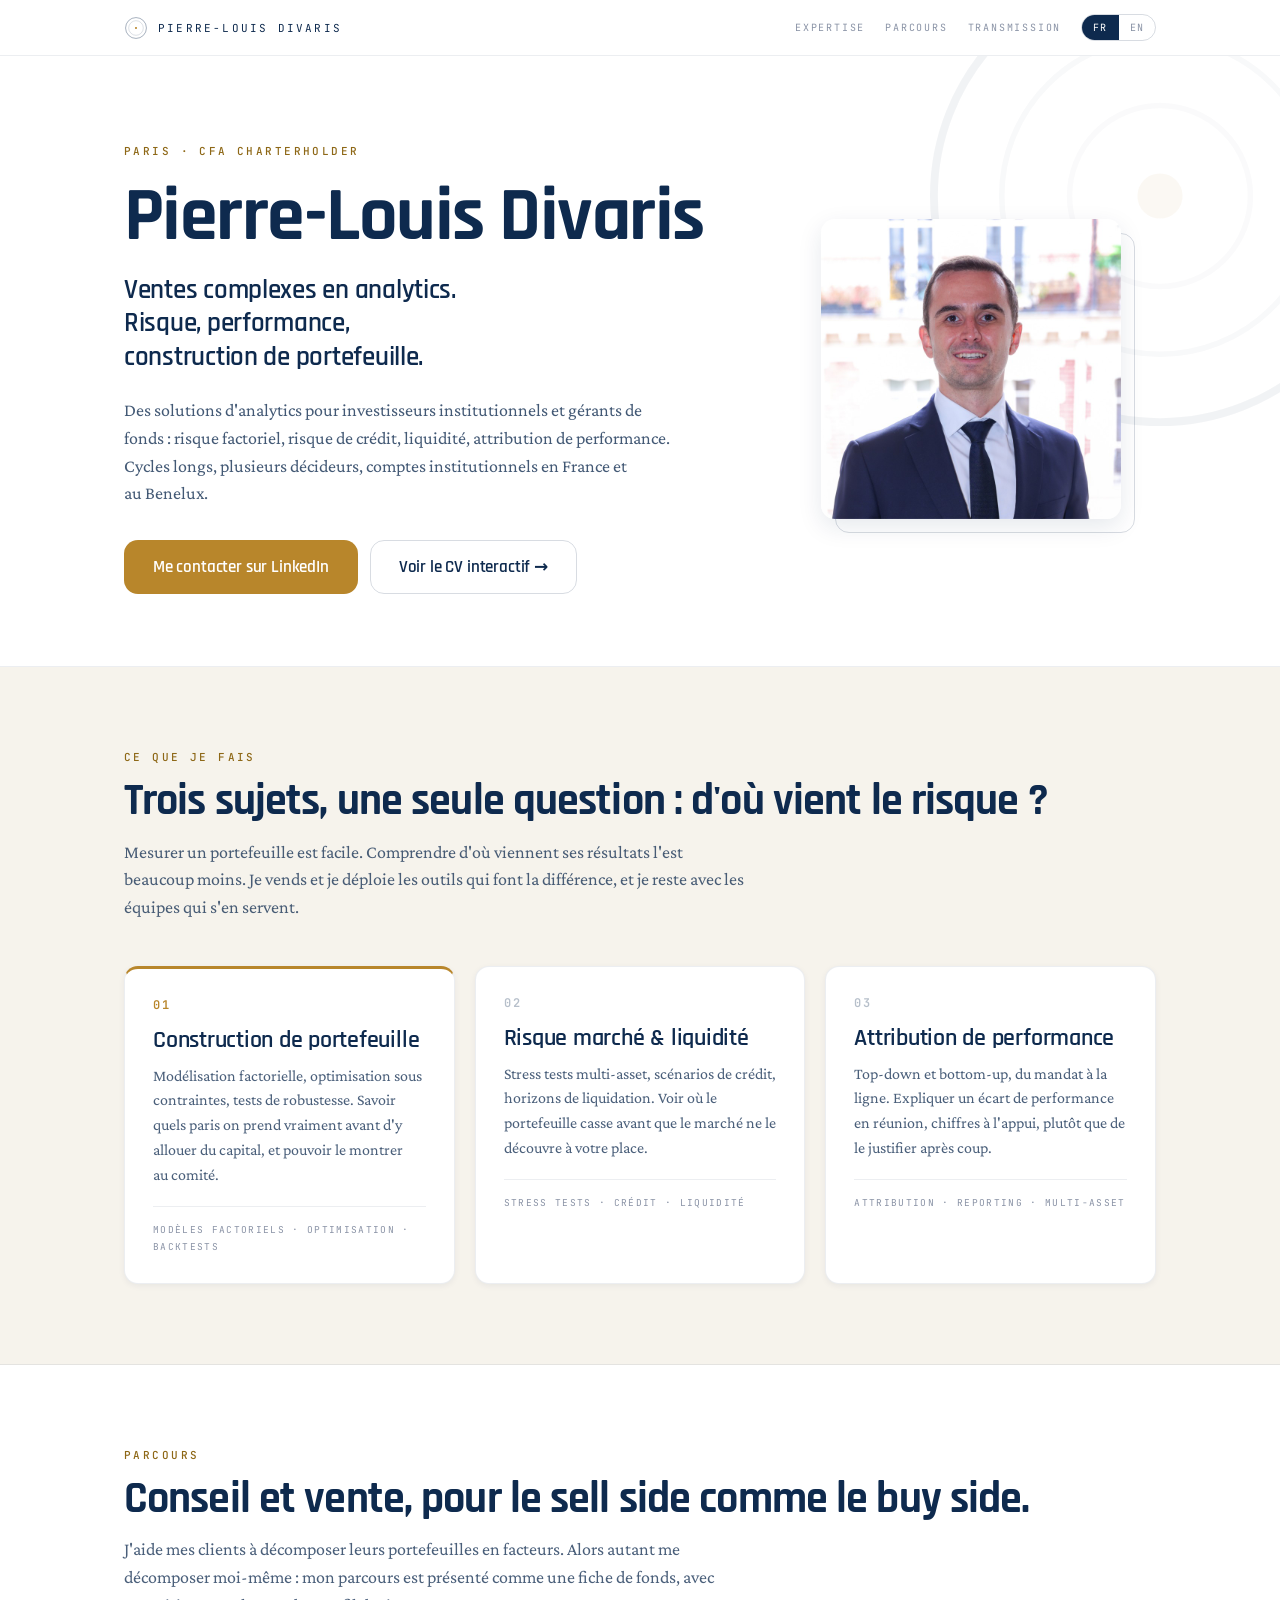
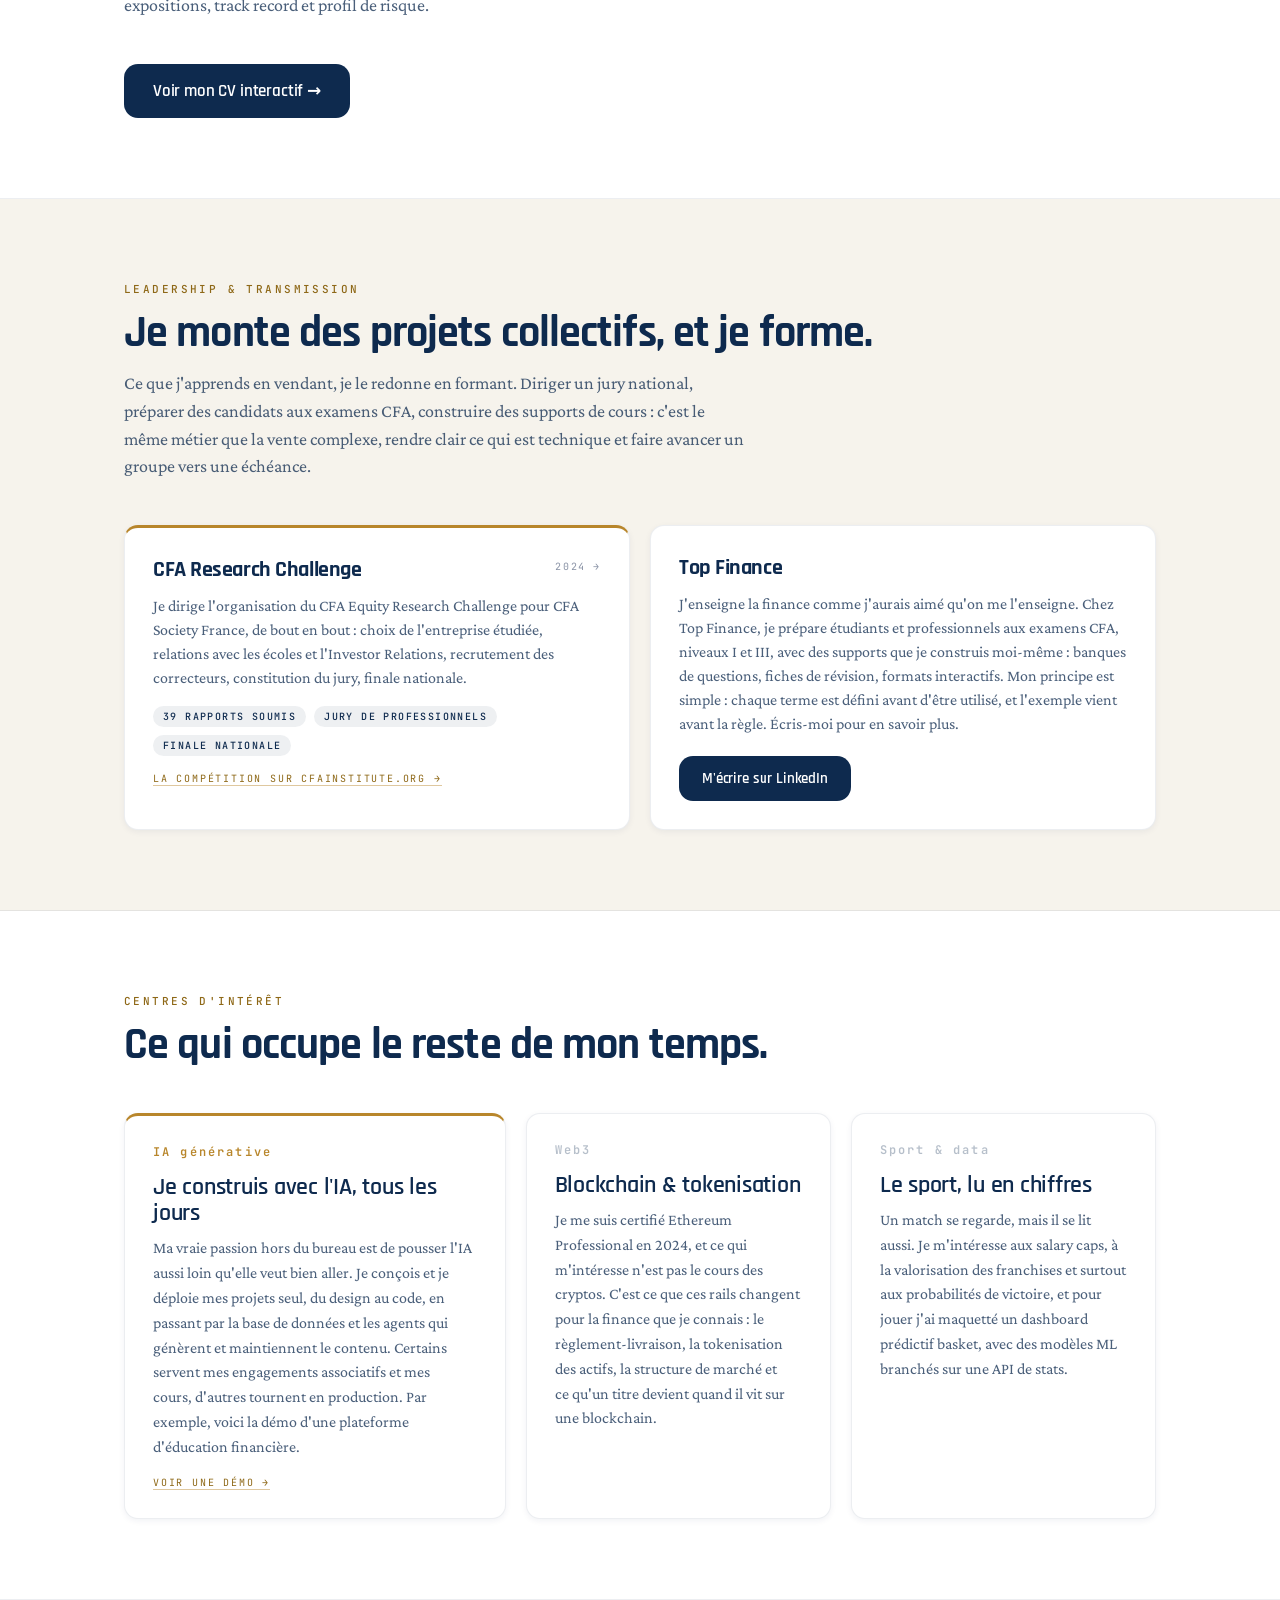
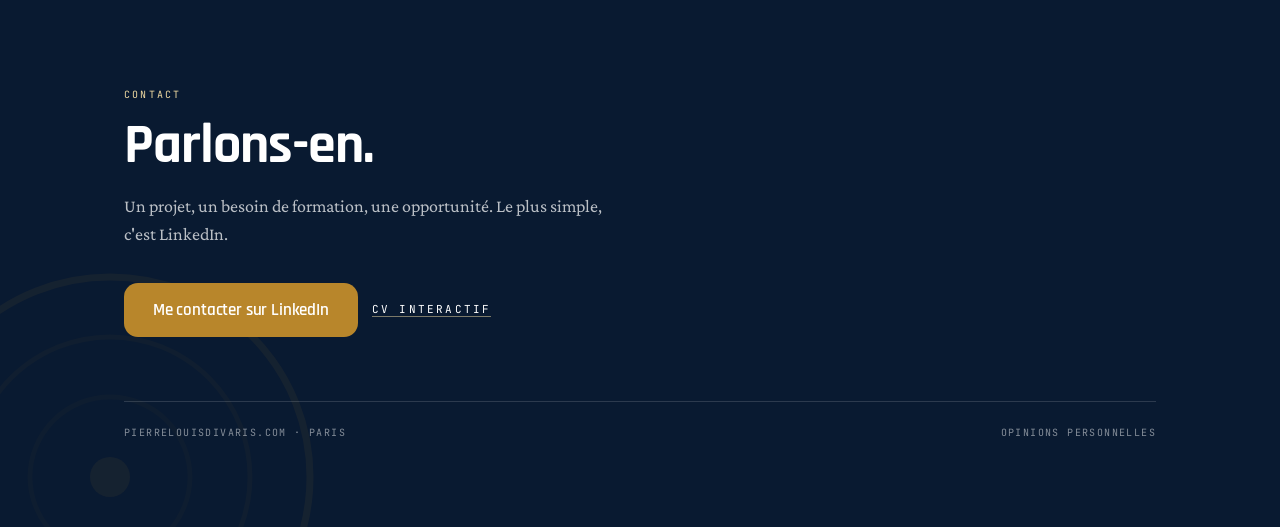
<file: index.html>
<!DOCTYPE html>
<html lang="fr">
<head>
<meta charset="utf-8">
<meta name="viewport" content="width=device-width, initial-scale=1">
<title>Pierre-Louis Divaris, CFA · Ventes complexes en analytics</title>
<meta name="description" content="Vente complexe de solutions d'analytics pour investisseurs institutionnels et gérants de fonds. Risque factoriel, crédit, liquidité, attribution de performance. CFA charterholder, Paris.">
<link rel="canonical" href="https://pierrelouisdivaris.com/">
<meta name="theme-color" content="#0E2A4E">

<meta property="og:type" content="profile">
<meta property="og:site_name" content="pierrelouisdivaris.com">
<meta property="og:title" content="Pierre-Louis Divaris, CFA · Ventes complexes en analytics">
<meta property="og:description" content="Vente complexe de solutions d'analytics pour investisseurs institutionnels et gérants de fonds. Risque factoriel, crédit, liquidité, attribution de performance.">
<meta property="og:url" content="https://pierrelouisdivaris.com/">
<meta property="og:image" content="https://pierrelouisdivaris.com/assets/img/pierre-louis-divaris.jpg">
<meta name="twitter:card" content="summary">

<link rel="icon" href="assets/img/favicon.svg" type="image/svg+xml">
<link rel="apple-touch-icon" href="assets/img/favicon.svg">

<link rel="preconnect" href="https://fonts.googleapis.com">
<link rel="preconnect" href="https://fonts.gstatic.com" crossorigin>
<link rel="stylesheet" href="https://fonts.googleapis.com/css2?family=Rajdhani:wght@400;500;600;700&amp;family=Crimson+Pro:ital,wght@0,400;0,500;0,600;0,700;1,400&amp;family=JetBrains+Mono:wght@400;500;600&amp;display=swap">
<link rel="stylesheet" href="assets/css/tokens.css">
<link rel="stylesheet" href="assets/css/site.css">
</head>
<body>

<a class="skip" href="#main" data-en="Skip to content">Aller au contenu</a>

<header class="site-header">
  <div class="wrap">
    <a class="brand plain" href="#top">
      <!-- Monogramme : anneaux concentriques, point doré. -->
      <svg class="pl-reticle" width="24" height="24" viewBox="0 0 92 92" fill="none" role="img" aria-label="Pierre-Louis Divaris">
        <circle cx="46" cy="46" r="40" stroke="currentColor" stroke-width="1.4" fill="none"/>
        <circle cx="46" cy="46" r="28" stroke="currentColor" stroke-width="0.98" fill="none" opacity="0.55"/>
        <circle cx="46" cy="46" r="4" fill="var(--pl-gold)"/>
      </svg>
      <span>Pierre-Louis Divaris</span>
    </a>
    <div class="header-right">
      <nav class="site-nav" aria-label="Sections">
        <a href="#expertise" data-en="Expertise">Expertise</a>
        <a href="#parcours" data-en="Track record">Parcours</a>
        <a href="#transmission" data-en="Teaching">Transmission</a>
      </nav>
      <div class="lang-switch" role="group" aria-label="Langue / Language">
        <button type="button" data-lang="fr" aria-pressed="true">FR</button>
        <button type="button" data-lang="en" aria-pressed="false">EN</button>
      </div>
    </div>
  </div>
</header>

<main id="main">

<section class="hero" id="top">
  <div class="hero-reticle" aria-hidden="true">
    <!-- Ambient reticle at 5%: structural watermark, 3 rings. -->
    <svg class="pl-reticle pl-reticle--ambient" width="520" height="520" viewBox="0 0 92 92" fill="none">
      <circle cx="46" cy="46" r="40" stroke="currentColor" stroke-width="1.4" fill="none"/>
      <circle cx="46" cy="46" r="28" stroke="currentColor" stroke-width="0.98" fill="none" opacity="0.55"/>
      <circle cx="46" cy="46" r="16" stroke="currentColor" stroke-width="0.98" fill="none" opacity="0.4"/>
      <circle cx="46" cy="46" r="4" fill="var(--pl-gold)"/>
    </svg>
  </div>

  <div class="wrap hero-grid" data-split>
    <div>
      <div class="hero-eyebrow">
        <span class="pl-eyebrow">Paris · CFA charterholder</span>
      </div>
      <h1>Pierre-Louis Divaris</h1>
      <p class="hero-line" data-en="Complex sales in analytics. Risk, performance, portfolio construction.">Ventes complexes en analytics. Risque, performance, construction de portefeuille.</p>
      <p class="hero-body" data-en="Analytics solutions for institutional investors and asset managers: factor risk, credit risk, liquidity, performance attribution. Long cycles, several decision-makers, institutional accounts across France and the Benelux.">Des solutions d'analytics pour investisseurs institutionnels et gérants de fonds : risque factoriel, risque de crédit, liquidité, attribution de performance. Cycles longs, plusieurs décideurs, comptes institutionnels en France et au Benelux.</p>
      <div class="hero-actions">
        <a class="plain" href="https://www.linkedin.com/in/pierrelouisdivaris/" target="_blank" rel="noopener">
          <span class="pl-btn pl-btn--primary pl-btn--lg pl-btn--linkedin" data-en="Get in touch on LinkedIn">Me contacter sur LinkedIn</span>
        </a>
        <a class="plain" href="fiche.html">
          <span class="pl-btn pl-btn--ghost pl-btn--lg" data-en="View my interactive CV →">Voir le CV interactif →</span>
        </a>
      </div>
    </div>

    <div class="portrait">
      <div class="portrait-inner">
        <img src="assets/img/pierre-louis-divaris.jpg" width="800" height="800" alt="Pierre-Louis Divaris" fetchpriority="high">
      </div>
    </div>
  </div>

</section>


<section class="section section--paper" id="expertise">
  <div class="wrap">
    <span class="pl-eyebrow" data-en="What I do">Ce que je fais</span>
    <h2 data-en="Three subjects, one question: where does the risk come from?">Trois sujets, une seule question&nbsp;: d'où vient le&nbsp;risque&nbsp;?</h2>
    <p class="section-intro" data-en="Measuring a portfolio is easy. Understanding where its results come from is not. I sell and deploy the tools that close that gap, and I stay with the teams that use them.">Mesurer un portefeuille est facile. Comprendre d'où viennent ses résultats l'est beaucoup moins. Je vends et je déploie les outils qui font la différence, et je reste avec les équipes qui s'en servent.</p>

    <div class="grid-3" data-cols>
      <article class="pl-card pl-card--accent">
        <div class="card-index card-index--gold">01</div>
        <h3 class="card-title" data-en="Portfolio construction">Construction de portefeuille</h3>
        <p class="card-text" data-en="Factor modelling, optimisation under constraints, robustness testing. Knowing which bets you are actually taking before allocating capital to them, and being able to show it to the committee.">Modélisation factorielle, optimisation sous contraintes, tests de robustesse. Savoir quels paris on prend vraiment avant d'y allouer du capital, et pouvoir le montrer au comité.</p>
        <p class="card-tags" data-en="Factor models · Optimisation · Backtests">Modèles factoriels · Optimisation · Backtests</p>
      </article>
      <article class="pl-card">
        <div class="card-index">02</div>
        <h3 class="card-title" data-en="Market &amp; liquidity risk">Risque marché &amp; liquidité</h3>
        <p class="card-text" data-en="Multi-asset stress tests, credit scenarios, liquidation horizons. Seeing where a portfolio breaks before the market finds out for you.">Stress tests multi-asset, scénarios de crédit, horizons de liquidation. Voir où le portefeuille casse avant que le marché ne le découvre à votre place.</p>
        <p class="card-tags" data-en="Stress tests · Credit · Liquidity">Stress tests · Crédit · Liquidité</p>
      </article>
      <article class="pl-card">
        <div class="card-index">03</div>
        <h3 class="card-title" data-en="Performance attribution">Attribution de performance</h3>
        <p class="card-text" data-en="Top-down and bottom-up, from the mandate down to the line. Explaining a performance gap in the meeting, with the numbers, instead of justifying it afterwards.">Top-down et bottom-up, du mandat à la ligne. Expliquer un écart de performance en réunion, chiffres à l'appui, plutôt que de le justifier après coup.</p>
        <p class="card-tags" data-en="Attribution · Reporting · Multi-asset">Attribution · Reporting · Multi-asset</p>
      </article>
    </div>
  </div>
</section>


<section class="section" id="parcours">
  <div class="wrap">
    <span class="pl-eyebrow" data-en="Track record">Parcours</span>
    <h2 data-en="Consulting and sales, for the sell side and the buy side.">Conseil et vente, pour le sell side comme le buy side.</h2>
    <p class="section-intro" data-en="I help my clients break portfolios down into factors. So I did the same to myself: my track record reads like a fund factsheet, with exposures, NAV since 2017 and manager's commentary.">J'aide mes clients à décomposer leurs portefeuilles en facteurs. Alors autant me décomposer moi-même&nbsp;: mon parcours est présenté comme une fiche de fonds, avec expositions, track record et profil de risque.</p>

    <div class="section-cta">
      <a class="plain" href="fiche.html">
        <span class="pl-btn pl-btn--secondary pl-btn--lg" data-en="See my interactive CV →">Voir mon CV interactif →</span>
      </a>
    </div>
  </div>
</section>


<section class="section section--paper" id="transmission">
  <div class="wrap">
    <span class="pl-eyebrow" data-en="Leadership &amp; teaching">Leadership &amp; transmission</span>
    <h2 data-en="I run collective projects, and I teach.">Je monte des projets collectifs, et je forme.</h2>
    <p class="section-intro" data-en="What I learn selling, I give back teaching. Running a national jury, preparing candidates for the CFA exams, building course materials: it's the same craft as complex sales, making technical things clear and moving a group toward a deadline.">Ce que j'apprends en vendant, je le redonne en formant. Diriger un jury national, préparer des candidats aux examens CFA, construire des supports de cours&nbsp;: c'est le même métier que la vente complexe, rendre clair ce qui est technique et faire avancer un groupe vers une échéance.</p>

    <div class="grid-2" data-cols>
      <article class="pl-card pl-card--accent">
        <div class="card-head">
          <h3>CFA Research Challenge</h3>
          <span class="pl-label">2024 →</span>
        </div>
        <p class="card-body" data-en="I lead the CFA Equity Research Challenge for CFA Society France, end to end: selecting the company studied, working with schools and investor relations, recruiting graders, assembling the jury, running the national final.">Je dirige l'organisation du CFA Equity Research Challenge pour CFA Society France, de bout en bout : choix de l'entreprise étudiée, relations avec les écoles et l'Investor Relations, recrutement des correcteurs, constitution du jury, finale nationale.</p>
        <div class="badge-row">
          <span class="pl-badge" data-en="39 reports submitted">39 rapports soumis</span>
          <span class="pl-badge" data-en="Professional jury">Jury de professionnels</span>
          <span class="pl-badge" data-en="National final">Finale nationale</span>
        </div>
        <a class="card-link" href="https://www.cfainstitute.org/insights/events/research-challenge" target="_blank" rel="noopener" data-en="The competition on cfainstitute.org →">La compétition sur cfainstitute.org →</a>
      </article>

      <article class="pl-card">
        <div class="card-head">
          <h3>Top Finance</h3>
        </div>
        <p class="card-body card-body--cta" data-en="I teach finance the way I wish it had been taught to me. At Top Finance I prepare students and professionals for the CFA exams, Levels I and III, with materials I build myself: question banks, revision sheets, interactive formats. My principle is simple: every term gets defined before it gets used, and the example comes before the rule. Get in touch to find out more.">J'enseigne la finance comme j'aurais aimé qu'on me l'enseigne. Chez Top Finance, je prépare étudiants et professionnels aux examens CFA, niveaux I et III, avec des supports que je construis moi-même&nbsp;: banques de questions, fiches de révision, formats interactifs. Mon principe est simple&nbsp;: chaque terme est défini avant d'être utilisé, et l'exemple vient avant la règle. Écris-moi pour en savoir plus.</p>
        <a class="plain" href="https://www.linkedin.com/in/pierrelouisdivaris/" target="_blank" rel="noopener">
          <span class="pl-btn pl-btn--secondary pl-btn--linkedin" data-en="Message me on LinkedIn">M'écrire sur LinkedIn</span>
        </a>
      </article>

    </div>
  </div>
</section>


<section class="section" id="interets">
  <div class="wrap">
    <span class="pl-eyebrow" data-en="Interests">Centres d'intérêt</span>
    <h2 data-en="What fills the rest of my time." style="margin-bottom: 44px">Ce qui occupe le reste de mon temps.</h2>

    <div class="grid-interests" data-cols>
      <article class="pl-card pl-card--accent">
        <div class="card-index card-index--gold" data-en="Generative AI">IA générative</div>
        <h3 class="card-title" data-en="I build with AI, daily">Je construis avec l'IA, tous les jours</h3>
        <p class="card-text" data-en="My real passion outside the office is pushing AI as far as it will go. I design and ship my projects on my own, from design to code, through the database and the agents that generate and maintain the content. Some support my teaching and volunteer work, others run in production. For example, here is a demo of a financial-education platform.">Ma vraie passion hors du bureau est de pousser l'IA aussi loin qu'elle veut bien aller. Je conçois et je déploie mes projets seul, du design au code, en passant par la base de données et les agents qui génèrent et maintiennent le contenu. Certains servent mes engagements associatifs et mes cours, d'autres tournent en production. Par exemple, voici la démo d'une plateforme d'éducation financière.</p>
        <a class="card-link" href="demo.html" data-en="See a demo →">Voir une démo →</a>
      </article>
      <article class="pl-card">
        <div class="card-index">Web3</div>
        <h3 class="card-title" data-en="Blockchain &amp; tokenisation">Blockchain &amp; tokenisation</h3>
        <p class="card-text" data-en="I earned the Certified Ethereum Professional credential in 2024, and what interests me isn't crypto prices. It's what these rails change for the finance I know: settlement, asset tokenisation, market structure and what a security becomes when it lives on a blockchain.">Je me suis certifié Ethereum Professional en 2024, et ce qui m'intéresse n'est pas le cours des cryptos. C'est ce que ces rails changent pour la finance que je connais&nbsp;: le règlement-livraison, la tokenisation des actifs, la structure de marché et ce qu'un titre devient quand il vit sur une blockchain.</p>
      </article>
      <article class="pl-card">
        <div class="card-index" data-en="Sport &amp; data">Sport &amp; data</div>
        <h3 class="card-title" data-en="The game, read in numbers">Le sport, lu en chiffres</h3>
        <p class="card-text" data-en="A game is something you watch, but also something you read. I follow salary caps, franchise valuations and above all win probabilities, and just for fun I prototyped a basketball prediction dashboard, with ML models plugged into a stats API.">Un match se regarde, mais il se lit aussi. Je m'intéresse aux salary caps, à la valorisation des franchises et surtout aux probabilités de victoire, et pour jouer j'ai maquetté un dashboard prédictif basket, avec des modèles ML branchés sur une API de stats.</p>
      </article>
    </div>
  </div>
</section>


<section class="contact pl-ceremonial" id="contact">
  <div class="contact-reticle" aria-hidden="true">
    <!-- Locked reticle: gold rings, the closing beat. -->
    <svg class="pl-reticle" width="460" height="460" viewBox="0 0 92 92" fill="none">
      <circle cx="46" cy="46" r="40" stroke="var(--pl-gold)" stroke-width="1.4" fill="none"/>
      <circle cx="46" cy="46" r="28" stroke="var(--pl-gold)" stroke-width="0.98" fill="none" opacity="0.55"/>
      <circle cx="46" cy="46" r="16" stroke="var(--pl-gold)" stroke-width="0.98" fill="none" opacity="0.4"/>
      <circle cx="46" cy="46" r="4" fill="var(--pl-gold)"/>
    </svg>
  </div>

  <div class="wrap">
    <div class="pl-label contact-eyebrow">Contact</div>
    <h2 data-en="Let's talk.">Parlons-en.</h2>
    <p data-en="A project, a training need, an opportunity. LinkedIn is the simplest way to reach me.">Un projet, un besoin de formation, une opportunité. Le plus simple, c'est LinkedIn.</p>

    <div class="contact-actions">
      <a class="plain" href="https://www.linkedin.com/in/pierrelouisdivaris/" target="_blank" rel="noopener">
        <span class="pl-btn pl-btn--primary pl-btn--lg pl-btn--linkedin" data-en="Get in touch on LinkedIn">Me contacter sur LinkedIn</span>
      </a>
      <a class="link-mono" href="fiche.html" data-en="Interactive CV">CV interactif</a>
    </div>

    <footer class="site-footer">
      <span>pierrelouisdivaris.com · Paris</span>
      <span data-en="Personal views only">Opinions personnelles</span>
    </footer>
  </div>
</section>

</main>

<script src="assets/js/site.js"></script>
</body>
</html>
</file>
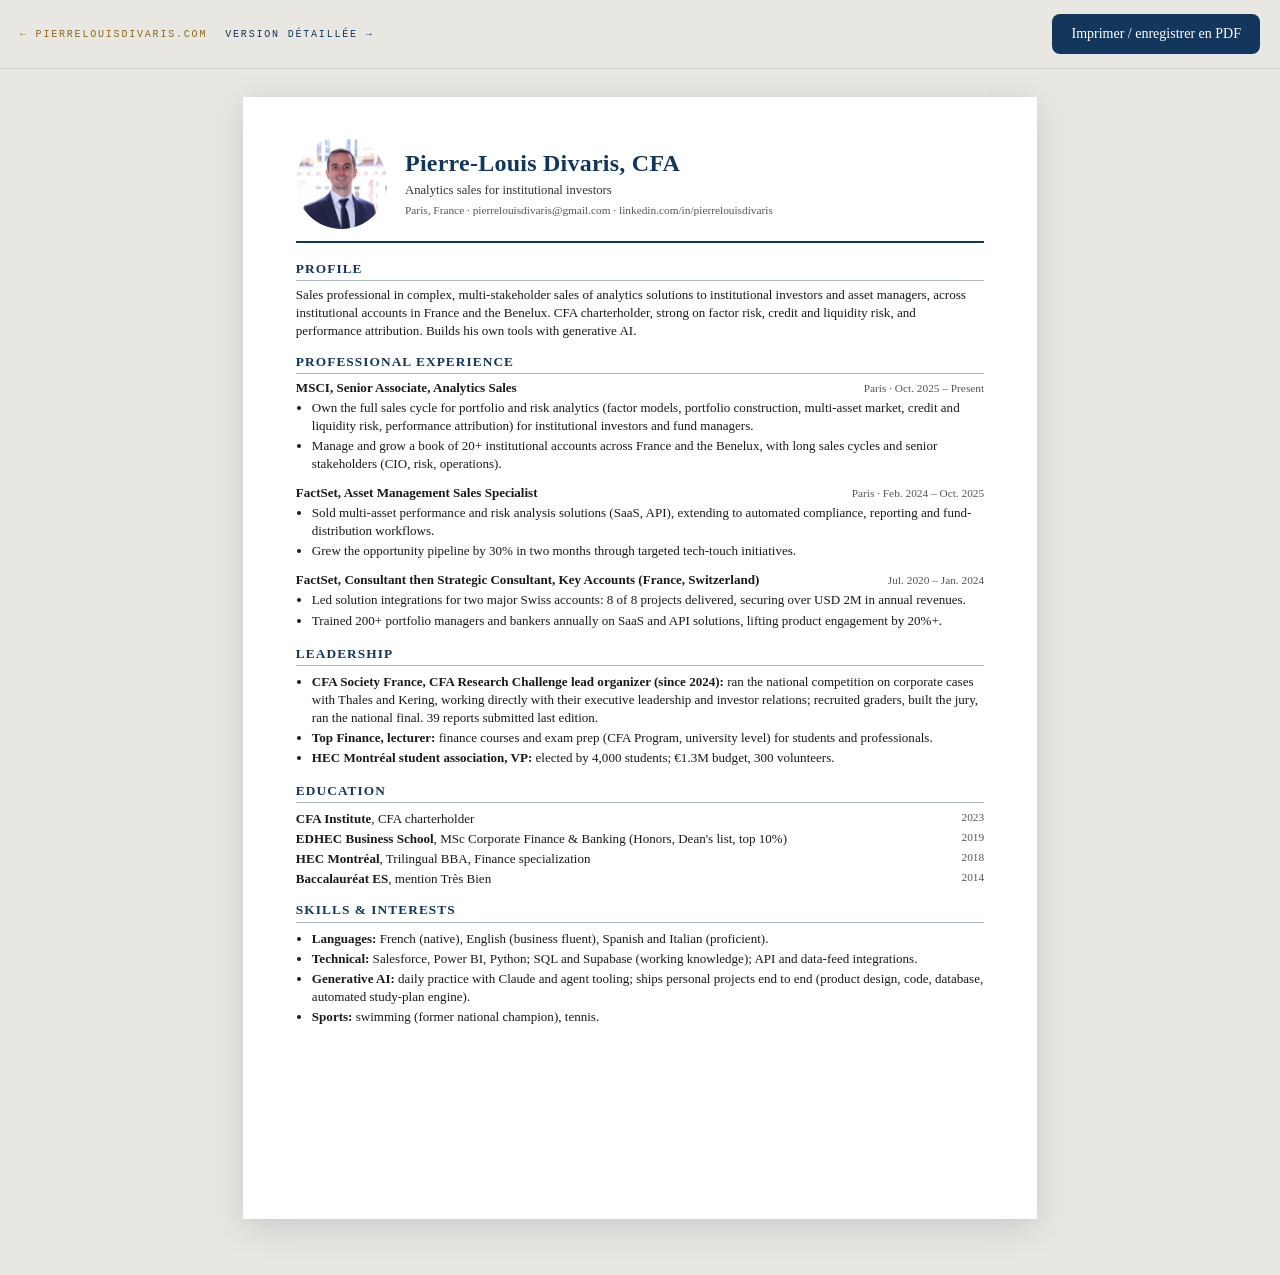
<file: cv.html>
<!DOCTYPE html>
<html lang="en">
<head>
<meta charset="utf-8">
<meta name="viewport" content="width=device-width, initial-scale=1">
<title>Pierre-Louis Divaris, CFA · CV</title>
<meta name="description" content="CV of Pierre-Louis Divaris, CFA · analytics sales for institutional investors. MSCI, FactSet, Kepler Cheuvreux, Crédit Agricole CIB.">
<link rel="canonical" href="https://pierrelouisdivaris.com/cv.html">
<meta name="theme-color" content="#12365c">
<link rel="icon" href="assets/img/favicon.svg" type="image/svg+xml">
<style>
/* ============================================================
   Feuille A4 imprimable. Volontairement en Georgia et sans
   fioriture : un CV doit rester lisible par les robots des
   cabinets de recrutement, pas seulement par un humain.
   ============================================================ */

* { box-sizing: border-box; }

body {
  margin: 0;
  background: #E9E7E1;
  font-family: Georgia, 'Times New Roman', serif;
  -webkit-font-smoothing: antialiased;
}

/* ---- Barre d'action : écran seulement ---- */
.bar {
  position: sticky;
  top: 0;
  z-index: 5;
  display: flex;
  align-items: center;
  justify-content: space-between;
  gap: 16px;
  flex-wrap: wrap;
  padding: 14px 20px;
  background: rgba(233, 231, 225, .93);
  backdrop-filter: blur(8px);
  border-bottom: 1px solid rgba(18, 54, 92, .12);
}
.bar a.back {
  font-family: ui-monospace, Menlo, monospace;
  font-size: 10px;
  letter-spacing: .18em;
  text-transform: uppercase;
  color: #8E6817;
  text-decoration: none;
}
.bar a.back:hover { color: #B8862B; }
.bar-left { display: flex; gap: 18px; flex-wrap: wrap; align-items: center; }
.bar a.alt { color: #12365c; }
.bar a.alt:hover { color: #B8862B; }
.bar button {
  font-family: Georgia, serif;
  font-size: 14px;
  padding: 9px 18px;
  min-height: 40px;
  border: 1px solid rgba(18, 54, 92, .25);
  border-radius: 8px;
  background: #12365c;
  color: #fff;
  cursor: pointer;
}
.bar button:hover { background: #0d2743; }
.bar button:focus-visible { outline: none; box-shadow: 0 0 0 3px rgba(184, 134, 43, .4); }

.sheet-wrap { padding: 28px 16px 56px; display: flex; justify-content: center; }

.page {
  width: 8.27in;
  min-height: 11.69in;
  background: #fff;
  box-shadow: 0 8px 32px rgba(18, 54, 92, .16);
  padding: 0.42in 0.55in;
  color: #1a1a1a;
  font-size: 9.8pt;
  line-height: 1.38;
  display: flex;
  flex-direction: column;
}

.head { display: flex; align-items: center; gap: 18px; padding-bottom: 12px; border-bottom: 2px solid #12365c; margin-bottom: 6px; }
.head img { width: 0.95in; height: 0.95in; object-fit: cover; border-radius: 50%; flex: none; }
.name { font-size: 18pt; font-weight: 700; letter-spacing: .01em; color: #12365c; }
.tagline { font-size: 9.5pt; color: #333; margin-top: 2px; }
.contact { font-size: 8.5pt; color: #555; margin-top: 3px; }
.contact a { color: #555; text-decoration: none; }
.contact a:hover { color: #12365c; }

h2 {
  font-size: 10pt;
  font-weight: 700;
  text-transform: uppercase;
  letter-spacing: .08em;
  color: #12365c;
  border-bottom: 1px solid rgba(18, 54, 92, .35);
  padding-bottom: 2px;
  margin: 13px 0 5px;
}
h2:first-of-type { margin-top: 11px; }

p { margin: 0; }
ul { margin: 2px 0 0; padding-left: 16px; }
li { margin-bottom: 2px; }
.role { display: flex; justify-content: space-between; align-items: baseline; gap: 12px; }
.role + .role, .job { margin-top: 9px; }
.role .what { font-weight: 700; }
.role .when { font-size: 8.5pt; color: #555; white-space: nowrap; }
.edu { display: flex; justify-content: space-between; gap: 12px; margin-top: 2px; }
.edu:first-of-type { margin-top: 0; }
.edu .when { font-size: 8.5pt; color: #555; white-space: nowrap; }
b { font-weight: 700; }

/* ---- Petits écrans : la feuille A4 ne rentre pas, on la laisse respirer ---- */
@media (max-width: 900px) {
  .sheet-wrap { padding: 16px 10px 40px; }
  .page { width: 100%; min-height: 0; padding: 26px 20px; font-size: 11px; }
  .name { font-size: 22px; }
  .head { gap: 14px; }
  .head img { width: 68px; height: 68px; }
  h2 { font-size: 12px; }
  .role, .edu { flex-direction: column; gap: 0; }
  .role .when, .edu .when { font-size: 10px; }
}

/* ---- Impression : la feuille seule, sans ombre ni barre ---- */
@page { size: A4; margin: 0; }
@media print {
  body { background: #fff; }
  .bar { display: none; }
  .sheet-wrap { padding: 0; }
  .page { width: auto; min-height: 0; box-shadow: none; padding: 0.42in 0.55in; font-size: 9.8pt; }
  .role, .edu { flex-direction: row; gap: 12px; }
  a { color: inherit; }
}
</style>
</head>
<body>

<div class="bar">
  <div class="bar-left">
    <a class="back" href="index.html">← pierrelouisdivaris.com</a>
    <a class="back alt" href="fiche.html">Version détaillée →</a>
  </div>
  <button type="button" id="print">Imprimer / enregistrer en PDF</button>
</div>

<div class="sheet-wrap">
<main class="page">

  <header class="head">
    <img src="assets/img/pierre-louis-divaris.jpg" width="800" height="800" alt="Pierre-Louis Divaris">
    <div>
      <div class="name">Pierre-Louis Divaris, CFA</div>
      <div class="tagline">Analytics sales for institutional investors</div>
      <div class="contact">Paris, France · <a href="mailto:pierrelouisdivaris@gmail.com">pierrelouisdivaris@gmail.com</a> · <a href="https://www.linkedin.com/in/pierrelouisdivaris/" rel="noopener">linkedin.com/in/pierrelouisdivaris</a></div>
    </div>
  </header>

  <h2>Profile</h2>
  <p>Sales professional in complex, multi-stakeholder sales of analytics solutions to institutional investors and asset managers, across institutional accounts in France and the Benelux. CFA charterholder, strong on factor risk, credit and liquidity risk, and performance attribution. Builds his own tools with generative AI.</p>

  <h2>Professional Experience</h2>

  <div class="role">
    <span class="what">MSCI, Senior Associate, Analytics Sales</span>
    <span class="when">Paris · Oct. 2025 – Present</span>
  </div>
  <ul>
    <li>Own the full sales cycle for portfolio and risk analytics (factor models, portfolio construction, multi-asset market, credit and liquidity risk, performance attribution) for institutional investors and fund managers.</li>
    <li>Manage and grow a book of 20+ institutional accounts across France and the Benelux, with long sales cycles and senior stakeholders (CIO, risk, operations).</li>
  </ul>

  <div class="role job">
    <span class="what">FactSet, Asset Management Sales Specialist</span>
    <span class="when">Paris · Feb. 2024 – Oct. 2025</span>
  </div>
  <ul>
    <li>Sold multi-asset performance and risk analysis solutions (SaaS, API), extending to automated compliance, reporting and fund-distribution workflows.</li>
    <li>Grew the opportunity pipeline by 30% in two months through targeted tech-touch initiatives.</li>
  </ul>

  <div class="role job">
    <span class="what">FactSet, Consultant then Strategic Consultant, Key Accounts (France, Switzerland)</span>
    <span class="when">Jul. 2020 – Jan. 2024</span>
  </div>
  <ul>
    <li>Led solution integrations for two major Swiss accounts: 8 of 8 projects delivered, securing over USD 2M in annual revenues.</li>
    <li>Trained 200+ portfolio managers and bankers annually on SaaS and API solutions, lifting product engagement by 20%+.</li>
  </ul>

  <h2>Leadership</h2>
  <ul>
    <li><b>CFA Society France, CFA Research Challenge lead organizer (since 2024):</b> ran the national competition on corporate cases with Thales and Kering, working directly with their executive leadership and investor relations; recruited graders, built the jury, ran the national final. 39 reports submitted last edition.</li>
    <li><b>Top Finance, lecturer:</b> finance courses and exam prep (CFA Program, university level) for students and professionals.</li>
    <li><b>HEC Montréal student association, VP:</b> elected by 4,000 students; €1.3M budget, 300 volunteers.</li>
  </ul>

  <h2>Education</h2>
  <div class="edu"><span><b>CFA Institute</b>, CFA charterholder</span><span class="when">2023</span></div>
  <div class="edu"><span><b>EDHEC Business School</b>, MSc Corporate Finance &amp; Banking (Honors, Dean's list, top 10%)</span><span class="when">2019</span></div>
  <div class="edu"><span><b>HEC Montréal</b>, Trilingual BBA, Finance specialization</span><span class="when">2018</span></div>
  <div class="edu"><span><b>Baccalauréat ES</b>, mention Très Bien</span><span class="when">2014</span></div>

  <h2>Skills &amp; Interests</h2>
  <ul>
    <li><b>Languages:</b> French (native), English (business fluent), Spanish and Italian (proficient).</li>
    <li><b>Technical:</b> Salesforce, Power BI, Python; SQL and Supabase (working knowledge); API and data-feed integrations.</li>
    <li><b>Generative AI:</b> daily practice with Claude and agent tooling; ships personal projects end to end (product design, code, database, automated study-plan engine).</li>
    <li><b>Sports:</b> swimming (former national champion), tennis.</li>
  </ul>

</main>
</div>

<script>
  document.getElementById('print').addEventListener('click', function () { window.print(); });
</script>
</body>
</html>
</file>
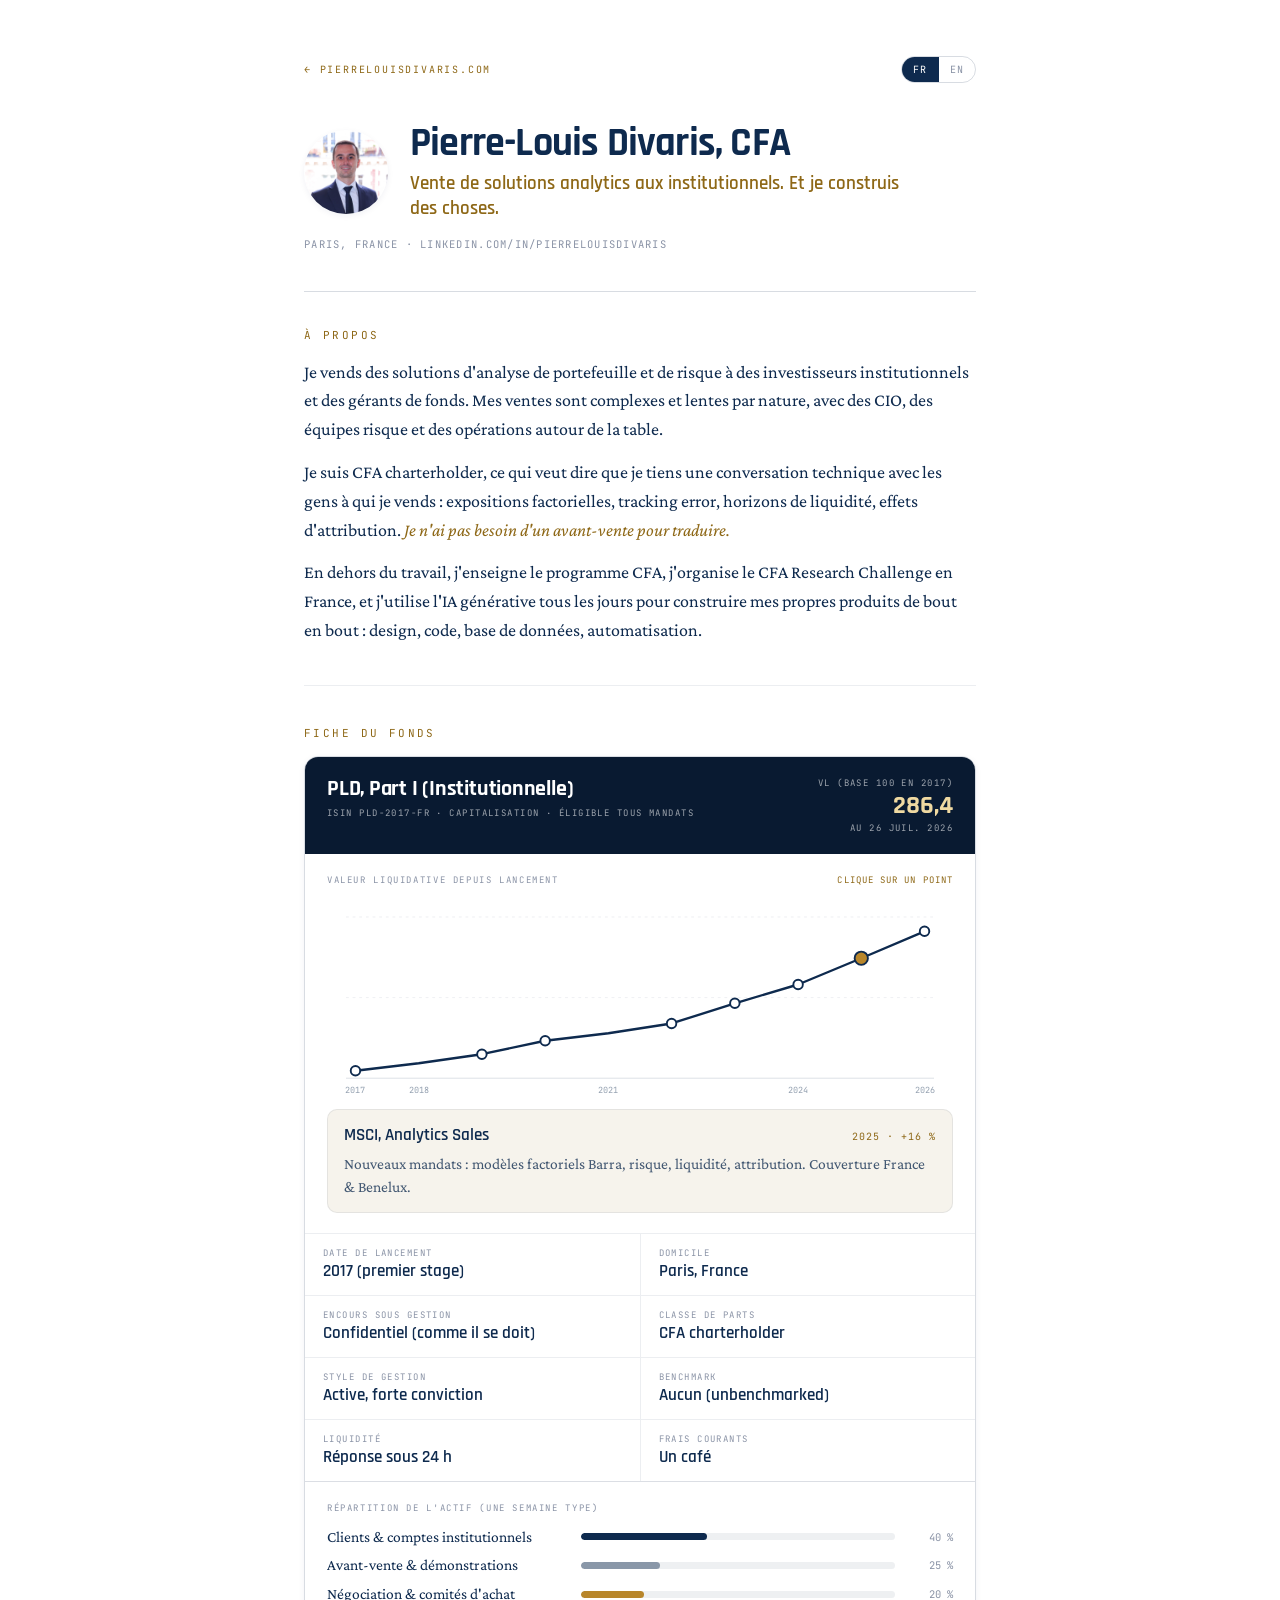
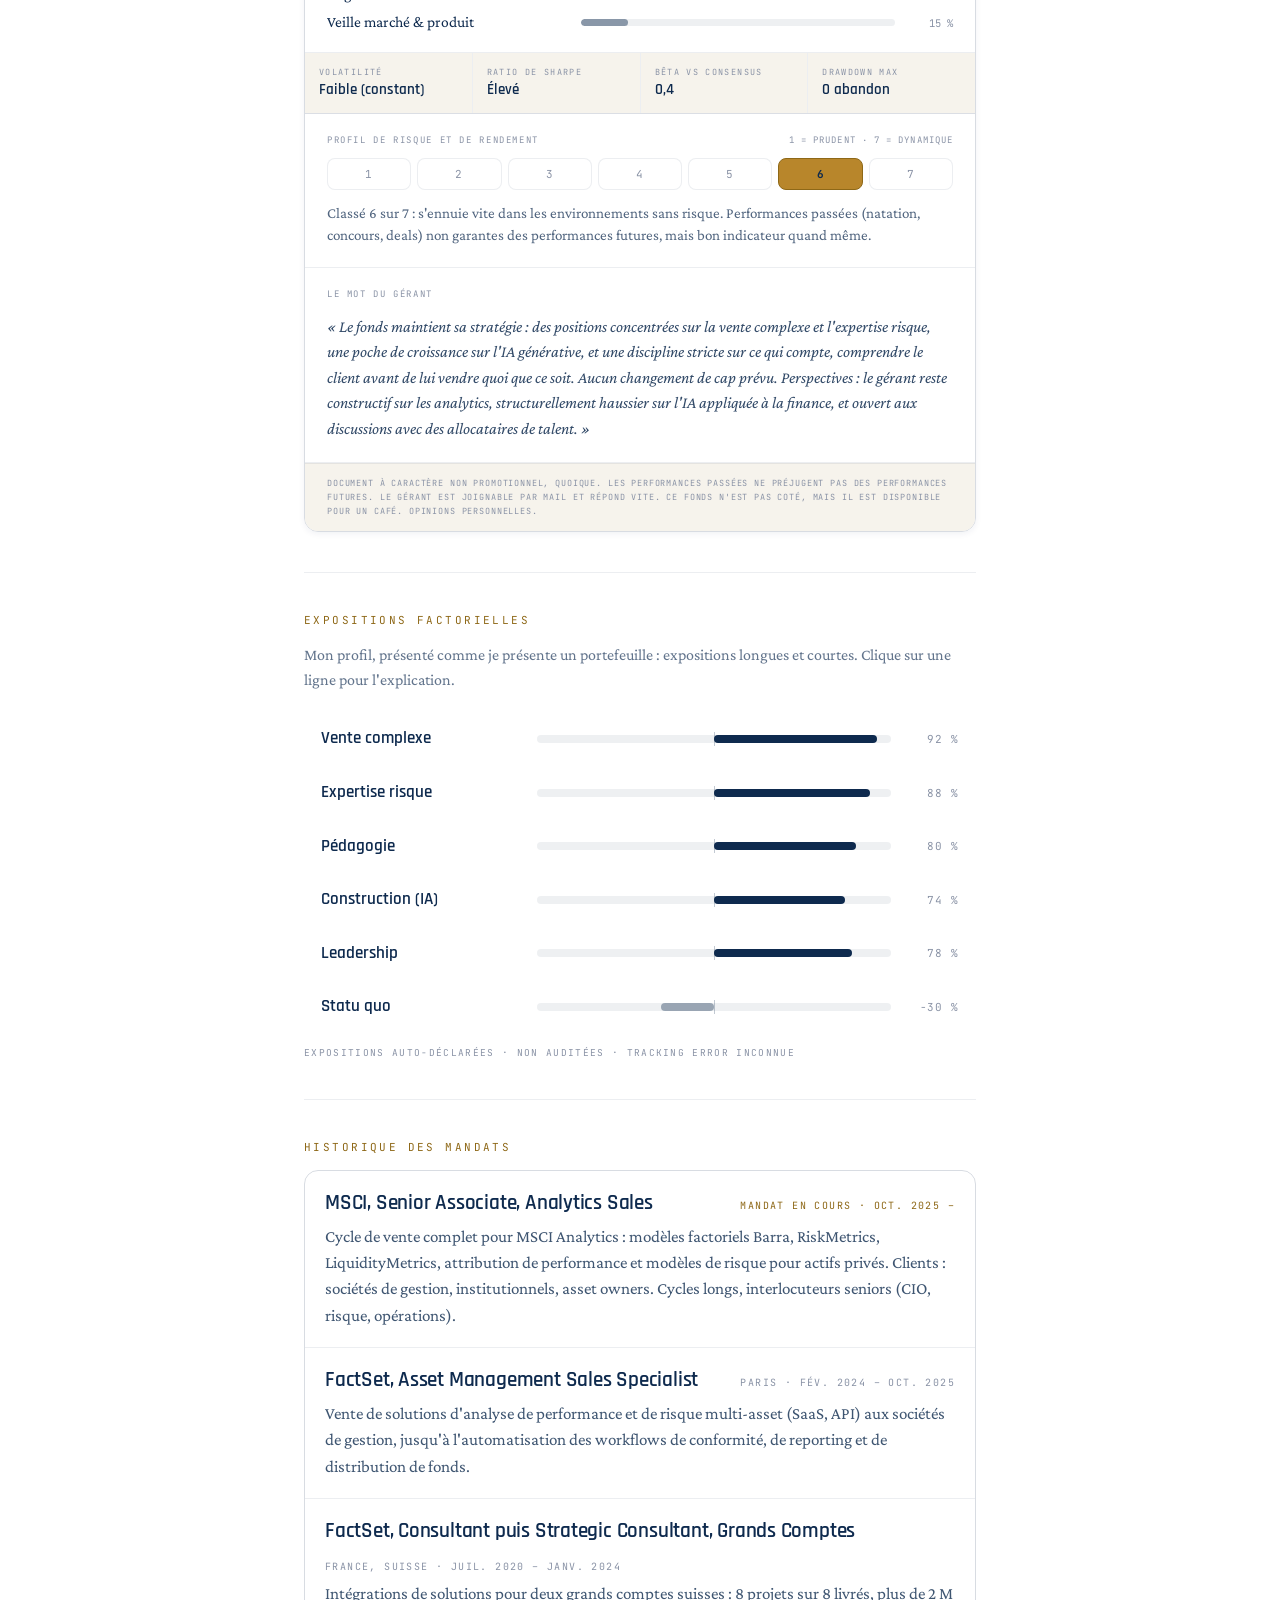
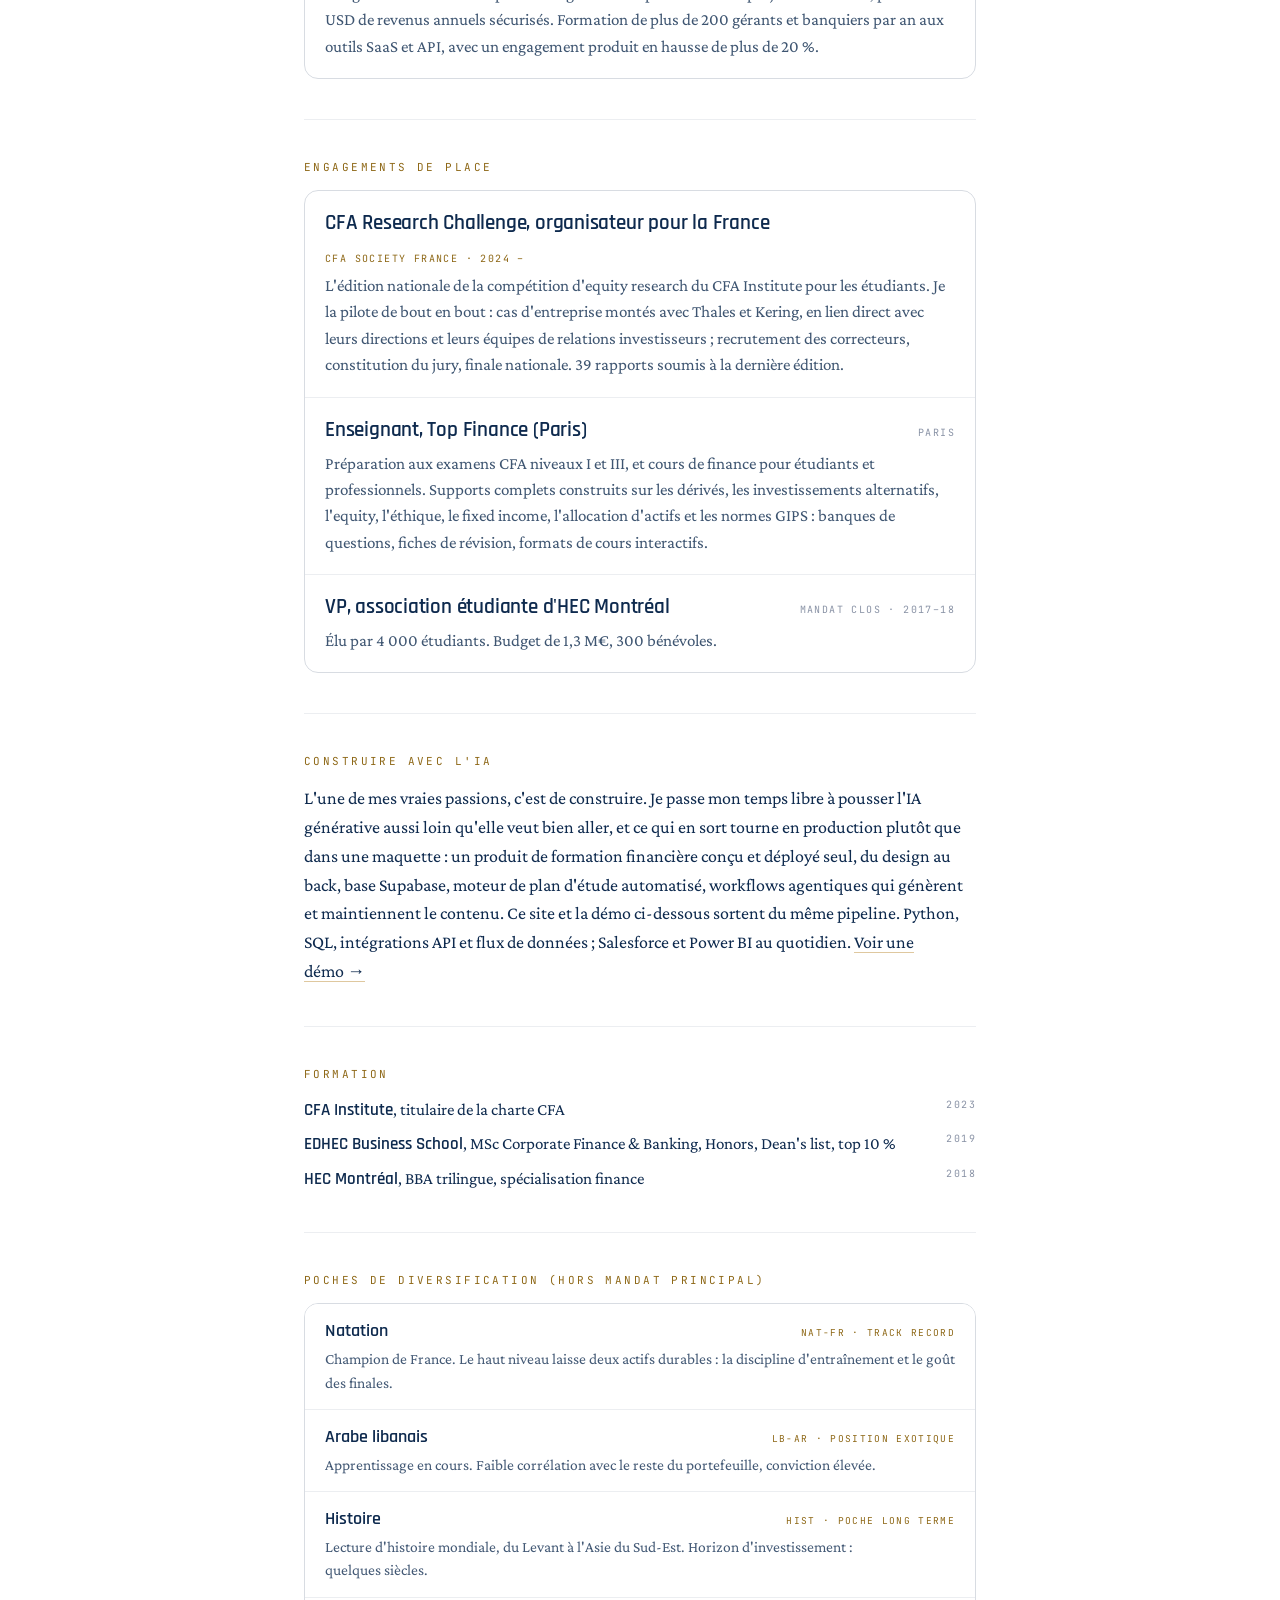
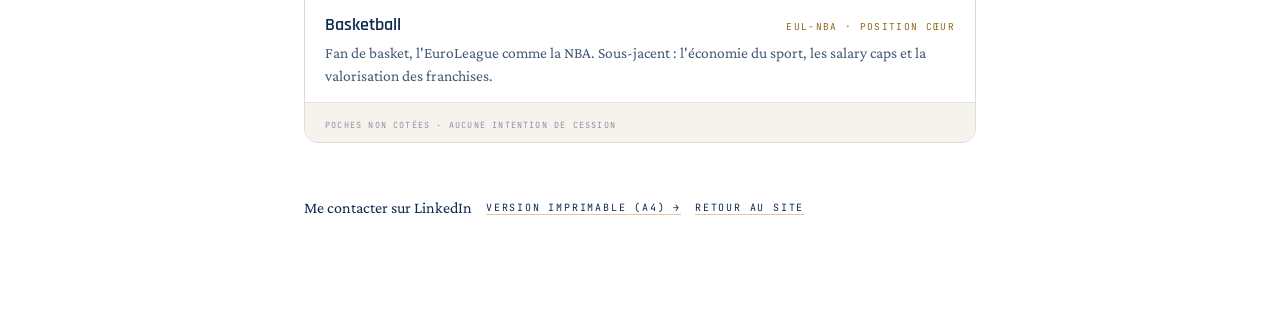
<file: fiche.html>
<!DOCTYPE html>
<html lang="fr">
<head>
<meta charset="utf-8">
<meta name="viewport" content="width=device-width, initial-scale=1">
<title>Pierre-Louis Divaris, CFA · Fiche</title>
<meta name="description" content="Le parcours de Pierre-Louis Divaris, CFA, présenté comme une fiche de fonds : historique des mandats, expositions factorielles, engagements de place.">
<link rel="canonical" href="https://pierrelouisdivaris.com/fiche.html">
<meta name="theme-color" content="#0E2A4E">
<link rel="icon" href="assets/img/favicon.svg" type="image/svg+xml">
<link rel="preconnect" href="https://fonts.googleapis.com">
<link rel="preconnect" href="https://fonts.gstatic.com" crossorigin>
<link rel="stylesheet" href="https://fonts.googleapis.com/css2?family=Rajdhani:wght@400;500;600;700&amp;family=Crimson+Pro:ital,wght@0,400;0,500;0,600;0,700;1,400&amp;family=JetBrains+Mono:wght@400;500;600&amp;display=swap">
<link rel="stylesheet" href="assets/css/tokens.css">
<link rel="stylesheet" href="assets/css/fiche.css">
</head>
<body>
<div class="sheet">

  <div class="topbar" data-no-print>
    <a class="back" href="index.html">← pierrelouisdivaris.com</a>
    <div class="lang-switch" role="group" aria-label="Langue / Language">
      <button type="button" data-lang="fr" aria-pressed="true">FR</button>
      <button type="button" data-lang="en" aria-pressed="false">EN</button>
    </div>
  </div>

  <header class="ident">
    <img src="assets/img/pierre-louis-divaris.jpg" width="800" height="800" alt="Pierre-Louis Divaris">
    <div>
      <h1>Pierre-Louis Divaris, CFA</h1>
      <p class="tagline" data-en="Analytics sales for institutional investors. I also build things.">Vente de solutions analytics aux institutionnels. Et je construis des choses.</p>
    </div>
  </header>
  <p class="ident-contact">PARIS, FRANCE · <a href="https://www.linkedin.com/in/pierrelouisdivaris/" target="_blank" rel="noopener">LINKEDIN.COM/IN/PIERRELOUISDIVARIS</a></p>

  <div class="rule-strong"></div>

  <h2 data-en="About">À propos</h2>
  <p class="lede" data-en="I sell portfolio and risk analytics to institutional investors and asset managers. My deals are complex and slow by design, with CIOs, risk teams and operations around the table.">Je vends des solutions d&#x27;analyse de portefeuille et de risque à des investisseurs institutionnels et des gérants de fonds. Mes ventes sont complexes et lentes par nature, avec des CIO, des équipes risque et des opérations autour de la table.</p>
  <p class="lede"><span data-en="I hold the CFA charter, which means I can hold my own in a technical conversation with the people I sell to: factor exposures, tracking error, liquidity horizons, attribution effects.">Je suis CFA charterholder, ce qui veut dire que je tiens une conversation technique avec les gens à qui je vends : expositions factorielles, tracking error, horizons de liquidité, effets d&#x27;attribution.</span> <em data-en="I do not need a sales engineer to translate.">Je n&#x27;ai pas besoin d&#x27;un avant-vente pour traduire.</em></p>
  <p class="lede" data-en="Outside of work, I teach the CFA curriculum, run the CFA Research Challenge in France, and use generative AI daily to build my own products end to end: product design, code, database, automation.">En dehors du travail, j&#x27;enseigne le programme CFA, j&#x27;organise le CFA Research Challenge en France, et j&#x27;utilise l&#x27;IA générative tous les jours pour construire mes propres produits de bout en bout : design, code, base de données, automatisation.</p>
  <div class="rule"></div>

  <h2 data-en="Fund factsheet">Fiche du fonds</h2>
  <section class="fund">
    <div class="fund-head">
      <div>
        <div class="fund-name" data-en="PLD, Class I (Institutional)">PLD, Part I (Institutionnelle)</div>
        <div class="fund-isin">ISIN PLD-2017-FR · <span data-en="ACCUMULATION · ELIGIBLE FOR ALL MANDATES">CAPITALISATION · ÉLIGIBLE TOUS MANDATS</span></div>
      </div>
      <div class="fund-nav">
        <div class="nav-label" data-en="NAV (BASE 100 IN 2017)">VL (BASE 100 EN 2017)</div>
        <div class="nav-value" data-en="286.4">286,4</div>
        <div class="nav-date" data-en="AS OF JUL. 26, 2026">AU 26 JUIL. 2026</div>
      </div>
    </div>

    <div class="fund-block">
      <div class="block-head">
        <span class="block-label" data-en="Net asset value since inception">Valeur liquidative depuis lancement</span>
        <span class="block-hint" data-no-print data-en="CLICK A POINT">CLIQUE SUR UN POINT</span>
      </div>
      <svg class="chart" viewBox="0 0 660 210" role="img" aria-label="Valeur liquidative depuis 2017" data-no-print>
        <line x1="20" y1="190" x2="640" y2="190" stroke="rgba(14,42,78,.14)" stroke-width="1"/>
        <line x1="20" y1="105" x2="640" y2="105" stroke="rgba(14,42,78,.07)" stroke-width="1" stroke-dasharray="3 4"/>
        <line x1="20" y1="20" x2="640" y2="20" stroke="rgba(14,42,78,.07)" stroke-width="1" stroke-dasharray="3 4"/>
        <polyline points="30.0,182.1 96.7,174.2 163.3,164.7 230.0,150.5 296.7,142.6 363.3,132.3 430.0,111.0 496.7,91.2 563.3,63.5 630.0,35.1" fill="none" stroke="#0E2A4E" stroke-width="2.5" stroke-linejoin="round" stroke-linecap="round"/>
        <circle class="ms-dot" data-ms="y17" cx="30.0" cy="182.1" r="5" fill="#FFFFFF" stroke="#0E2A4E" stroke-width="2" tabindex="0" role="button" aria-label="Crédit Agricole CIB, Summer Analyst"/>
        <circle class="ms-dot" data-ms="y19" cx="163.3" cy="164.7" r="5" fill="#FFFFFF" stroke="#0E2A4E" stroke-width="2" tabindex="0" role="button" aria-label="Kepler Cheuvreux, Stage Equity Research"/>
        <circle class="ms-dot" data-ms="y20" cx="230.0" cy="150.5" r="5" fill="#FFFFFF" stroke="#0E2A4E" stroke-width="2" tabindex="0" role="button" aria-label="FactSet, Consultant Grands Comptes"/>
        <circle class="ms-dot" data-ms="y22" cx="363.3" cy="132.3" r="5" fill="#FFFFFF" stroke="#0E2A4E" stroke-width="2" tabindex="0" role="button" aria-label="FactSet, Strategic Consultant Grands Comptes"/>
        <circle class="ms-dot" data-ms="y23" cx="430.0" cy="111.0" r="5" fill="#FFFFFF" stroke="#0E2A4E" stroke-width="2" tabindex="0" role="button" aria-label="CFA Institute, Chartered Financial Analyst"/>
        <circle class="ms-dot" data-ms="y24" cx="496.7" cy="91.2" r="5" fill="#FFFFFF" stroke="#0E2A4E" stroke-width="2" tabindex="0" role="button" aria-label="FactSet, Asset Management Sales Specialist"/>
        <circle class="ms-dot" data-ms="y25" cx="563.3" cy="63.5" r="5" fill="#FFFFFF" stroke="#0E2A4E" stroke-width="2" tabindex="0" role="button" aria-label="MSCI, Analytics Sales"/>
        <circle class="ms-dot" data-ms="y26" cx="630.0" cy="35.1" r="5" fill="#FFFFFF" stroke="#0E2A4E" stroke-width="2" tabindex="0" role="button" aria-label="Poche IA générative en croissance"/>
        <text x="30.0" y="206" text-anchor="middle" class="tick">2017</text>
        <text x="96.7" y="206" text-anchor="middle" class="tick">2018</text>
        <text x="296.7" y="206" text-anchor="middle" class="tick">2021</text>
        <text x="496.7" y="206" text-anchor="middle" class="tick">2024</text>
        <text x="630.0" y="206" text-anchor="middle" class="tick">2026</text>
      </svg>

      <div class="ms-panels" data-no-print>
        <div class="ms-panel" data-panel="y17" hidden>
          <div class="ms-head">
            <span class="ms-title" data-en="Crédit Agricole CIB, Summer Analyst">Crédit Agricole CIB, Summer Analyst</span>
            <span class="ms-meta"><span data-en="2017–18 · TAIPEI &amp; NEW YORK">2017–18 · TAIPEI &amp; NEW YORK</span> · <span data-en="BASE 100">BASE 100</span></span>
          </div>
          <p class="ms-body" data-en="Credit analysis of Asian multinationals and portfolio reviews in Taipei; credit files and short-term financing in New York. BBA degree, HEC Montréal.">Analyse crédit de multinationales asiatiques et revues de portefeuille à Taipei ; dossiers de crédit et financements court terme à New York. Diplôme BBA, HEC Montréal.</p>
        </div>
        <div class="ms-panel" data-panel="y19" hidden>
          <div class="ms-head">
            <span class="ms-title" data-en="Kepler Cheuvreux, Intern, Equity Research">Kepler Cheuvreux, Stage Equity Research</span>
            <span class="ms-meta"><span data-en="2019">2019</span> · <span data-en="+11%">+11 %</span></span>
          </div>
          <p class="ms-body" data-en="Investment cases on European equities, daily notes for private banks. EDHEC MSc (Honors, top 10%).">Cas d&#x27;investissement sur actions européennes, notes quotidiennes pour banques privées. MSc EDHEC (Honors, top 10 %).</p>
        </div>
        <div class="ms-panel" data-panel="y20" hidden>
          <div class="ms-head">
            <span class="ms-title" data-en="FactSet, Consultant, Key Accounts">FactSet, Consultant Grands Comptes</span>
            <span class="ms-meta"><span data-en="2020">2020</span> · <span data-en="+15%">+15 %</span></span>
          </div>
          <p class="ms-body" data-en="The fund enters buy-side servicing: key-account consultant, France.">Le fonds entre sur le buy side servicing : consultant grands comptes France.</p>
        </div>
        <div class="ms-panel" data-panel="y22" hidden>
          <div class="ms-head">
            <span class="ms-title" data-en="FactSet, Strategic Consultant, Key Accounts">FactSet, Strategic Consultant Grands Comptes</span>
            <span class="ms-meta"><span data-en="2022">2022</span> · <span data-en="+9%">+9 %</span></span>
          </div>
          <p class="ms-body" data-en="Switzerland: 8 of 8 projects delivered, over USD 2M in annual revenues secured.">Suisse : 8 projets sur 8 livrés, plus de 2 M USD de revenus annuels sécurisés.</p>
        </div>
        <div class="ms-panel" data-panel="y23" hidden>
          <div class="ms-head">
            <span class="ms-title" data-en="CFA Institute, Chartered Financial Analyst">CFA Institute, Chartered Financial Analyst</span>
            <span class="ms-meta"><span data-en="2023">2023</span> · <span data-en="+17%">+17 %</span></span>
          </div>
          <p class="ms-body" data-en="All three levels passed. The fund receives its licence.">Les trois niveaux validés. Le fonds obtient son agrément.</p>
        </div>
        <div class="ms-panel" data-panel="y24" hidden>
          <div class="ms-head">
            <span class="ms-title" data-en="FactSet, Asset Management Sales Specialist">FactSet, Asset Management Sales Specialist</span>
            <span class="ms-meta"><span data-en="2024">2024</span> · <span data-en="+13%">+13 %</span></span>
          </div>
          <p class="ms-body" data-en="Move to the sales side, and takes over the organization of the CFA Research Challenge France (Thales, then Kering cases).">Passage côté vente, et lancement de l&#x27;organisation du CFA Research Challenge France (cas Thales, puis Kering).</p>
        </div>
        <div class="ms-panel" data-panel="y25">
          <div class="ms-head">
            <span class="ms-title" data-en="MSCI, Analytics Sales">MSCI, Analytics Sales</span>
            <span class="ms-meta"><span data-en="2025">2025</span> · <span data-en="+16%">+16 %</span></span>
          </div>
          <p class="ms-body" data-en="New mandates: Barra factor models, risk, liquidity, attribution. Coverage of France &amp; Benelux.">Nouveaux mandats : modèles factoriels Barra, risque, liquidité, attribution. Couverture France &amp; Benelux.</p>
        </div>
        <div class="ms-panel" data-panel="y26" hidden>
          <div class="ms-head">
            <span class="ms-title" data-en="Growing generative AI sleeve">Poche IA générative en croissance</span>
            <span class="ms-meta"><span data-en="2026">2026</span> · <span data-en="+14%">+14 %</span></span>
          </div>
          <p class="ms-body" data-en="Personal products built end to end: design, code, database, automation.">Produits personnels construits de bout en bout : design, code, base de données, automatisation.</p>
        </div>
      </div>

      <div class="print-track">
        <div class="pt-row">
          <span class="pt-year" data-en="2017–18 · TAIPEI &amp; NEW YORK">2017–18 · TAIPEI &amp; NEW YORK</span>
          <div>
            <span class="pt-title" data-en="Crédit Agricole CIB, Summer Analyst">Crédit Agricole CIB, Summer Analyst</span>
            <p class="pt-body" data-en="Credit analysis of Asian multinationals and portfolio reviews in Taipei; credit files and short-term financing in New York. BBA degree, HEC Montréal.">Analyse crédit de multinationales asiatiques et revues de portefeuille à Taipei ; dossiers de crédit et financements court terme à New York. Diplôme BBA, HEC Montréal.</p>
          </div>
        </div>
        <div class="pt-row">
          <span class="pt-year" data-en="2019">2019</span>
          <div>
            <span class="pt-title" data-en="Kepler Cheuvreux, Intern, Equity Research">Kepler Cheuvreux, Stage Equity Research</span>
            <p class="pt-body" data-en="Investment cases on European equities, daily notes for private banks. EDHEC MSc (Honors, top 10%).">Cas d&#x27;investissement sur actions européennes, notes quotidiennes pour banques privées. MSc EDHEC (Honors, top 10 %).</p>
          </div>
        </div>
        <div class="pt-row">
          <span class="pt-year" data-en="2020">2020</span>
          <div>
            <span class="pt-title" data-en="FactSet, Consultant, Key Accounts">FactSet, Consultant Grands Comptes</span>
            <p class="pt-body" data-en="The fund enters buy-side servicing: key-account consultant, France.">Le fonds entre sur le buy side servicing : consultant grands comptes France.</p>
          </div>
        </div>
        <div class="pt-row">
          <span class="pt-year" data-en="2022">2022</span>
          <div>
            <span class="pt-title" data-en="FactSet, Strategic Consultant, Key Accounts">FactSet, Strategic Consultant Grands Comptes</span>
            <p class="pt-body" data-en="Switzerland: 8 of 8 projects delivered, over USD 2M in annual revenues secured.">Suisse : 8 projets sur 8 livrés, plus de 2 M USD de revenus annuels sécurisés.</p>
          </div>
        </div>
        <div class="pt-row">
          <span class="pt-year" data-en="2023">2023</span>
          <div>
            <span class="pt-title" data-en="CFA Institute, Chartered Financial Analyst">CFA Institute, Chartered Financial Analyst</span>
            <p class="pt-body" data-en="All three levels passed. The fund receives its licence.">Les trois niveaux validés. Le fonds obtient son agrément.</p>
          </div>
        </div>
        <div class="pt-row">
          <span class="pt-year" data-en="2024">2024</span>
          <div>
            <span class="pt-title" data-en="FactSet, Asset Management Sales Specialist">FactSet, Asset Management Sales Specialist</span>
            <p class="pt-body" data-en="Move to the sales side, and takes over the organization of the CFA Research Challenge France (Thales, then Kering cases).">Passage côté vente, et lancement de l&#x27;organisation du CFA Research Challenge France (cas Thales, puis Kering).</p>
          </div>
        </div>
        <div class="pt-row">
          <span class="pt-year" data-en="2025">2025</span>
          <div>
            <span class="pt-title" data-en="MSCI, Analytics Sales">MSCI, Analytics Sales</span>
            <p class="pt-body" data-en="New mandates: Barra factor models, risk, liquidity, attribution. Coverage of France &amp; Benelux.">Nouveaux mandats : modèles factoriels Barra, risque, liquidité, attribution. Couverture France &amp; Benelux.</p>
          </div>
        </div>
        <div class="pt-row">
          <span class="pt-year" data-en="2026">2026</span>
          <div>
            <span class="pt-title" data-en="Growing generative AI sleeve">Poche IA générative en croissance</span>
            <p class="pt-body" data-en="Personal products built end to end: design, code, database, automation.">Produits personnels construits de bout en bout : design, code, base de données, automatisation.</p>
          </div>
        </div>
      </div>
    </div>

    <div class="facts">
      <div class="fact">
        <span class="fact-label" data-en="Inception date">Date de lancement</span>
        <span class="fact-value" data-en="2017 (first internship)">2017 (premier stage)</span>
      </div>
      <div class="fact">
        <span class="fact-label" data-en="Domicile">Domicile</span>
        <span class="fact-value" data-en="Paris, France">Paris, France</span>
      </div>
      <div class="fact">
        <span class="fact-label" data-en="Assets under management">Encours sous gestion</span>
        <span class="fact-value" data-en="Confidential (as it should be)">Confidentiel (comme il se doit)</span>
      </div>
      <div class="fact">
        <span class="fact-label" data-en="Share class">Classe de parts</span>
        <span class="fact-value" data-en="CFA charterholder">CFA charterholder</span>
      </div>
      <div class="fact">
        <span class="fact-label" data-en="Management style">Style de gestion</span>
        <span class="fact-value" data-en="Active, high conviction">Active, forte conviction</span>
      </div>
      <div class="fact">
        <span class="fact-label" data-en="Benchmark">Benchmark</span>
        <span class="fact-value" data-en="None (unbenchmarked)">Aucun (unbenchmarked)</span>
      </div>
      <div class="fact">
        <span class="fact-label" data-en="Liquidity">Liquidité</span>
        <span class="fact-value" data-en="Replies within 24h">Réponse sous 24 h</span>
      </div>
      <div class="fact">
        <span class="fact-label" data-en="Ongoing charges">Frais courants</span>
        <span class="fact-value" data-en="One coffee">Un café</span>
      </div>
    </div>

    <div class="fund-block">
      <span class="block-label block-label--solo" data-en="Asset allocation (a typical week)">Répartition de l&#x27;actif (une semaine type)</span>
      <div class="alloc">
        <div class="alloc-row">
          <span class="alloc-name" data-en="Clients &amp; institutional accounts">Clients &amp; comptes institutionnels</span>
          <div class="alloc-track"><div class="alloc-bar alloc-bar--navy" style="--w: 40%"></div></div>
          <span class="alloc-pct">40 %</span>
        </div>
        <div class="alloc-row">
          <span class="alloc-name" data-en="Pre-sales &amp; demos">Avant-vente &amp; démonstrations</span>
          <div class="alloc-track"><div class="alloc-bar alloc-bar--grey" style="--w: 25%"></div></div>
          <span class="alloc-pct">25 %</span>
        </div>
        <div class="alloc-row">
          <span class="alloc-name" data-en="Negotiation &amp; buying committees">Négociation &amp; comités d&#x27;achat</span>
          <div class="alloc-track"><div class="alloc-bar alloc-bar--gold" style="--w: 20%"></div></div>
          <span class="alloc-pct">20 %</span>
        </div>
        <div class="alloc-row">
          <span class="alloc-name" data-en="Market &amp; product research">Veille marché &amp; produit</span>
          <div class="alloc-track"><div class="alloc-bar alloc-bar--grey" style="--w: 15%"></div></div>
          <span class="alloc-pct">15 %</span>
        </div>
      </div>
    </div>

    <div class="metrics">
      <div class="metric">
        <span class="metric-label" data-en="Volatility">Volatilité</span>
        <span class="metric-value" data-en="Low (steady)">Faible (constant)</span>
      </div>
      <div class="metric">
        <span class="metric-label" data-en="Sharpe ratio">Ratio de Sharpe</span>
        <span class="metric-value" data-en="High">Élevé</span>
      </div>
      <div class="metric">
        <span class="metric-label" data-en="Beta vs consensus">Bêta vs consensus</span>
        <span class="metric-value" data-en="0.4">0,4</span>
      </div>
      <div class="metric">
        <span class="metric-label" data-en="Max drawdown">Drawdown max</span>
        <span class="metric-value" data-en="0 quits">0 abandon</span>
      </div>
    </div>

    <div class="fund-block">
      <div class="block-head">
        <span class="block-label" data-en="Risk and reward profile">Profil de risque et de rendement</span>
        <span class="block-note" data-en="1 = CAUTIOUS · 7 = DYNAMIC">1 = PRUDENT · 7 = DYNAMIQUE</span>
      </div>
      <div class="risk-scale">
        <div class="risk-step">1</div>
        <div class="risk-step">2</div>
        <div class="risk-step">3</div>
        <div class="risk-step">4</div>
        <div class="risk-step">5</div>
        <div class="risk-step risk-step--on">6</div>
        <div class="risk-step">7</div>
      </div>
      <p class="risk-note" data-en="Rated 6 out of 7: gets bored quickly in risk-free environments. Past performance (swimming, exams, deals) is no guarantee of future results, but it is a decent indicator.">Classé 6 sur 7 : s&#x27;ennuie vite dans les environnements sans risque. Performances passées (natation, concours, deals) non garantes des performances futures, mais bon indicateur quand même.</p>
    </div>

    <div class="fund-block">
      <span class="block-label block-label--solo" data-en="A word from the manager">Le mot du gérant</span>
      <p class="comment" data-en="“The fund maintains its strategy: concentrated positions in complex sales and risk expertise, a growth sleeve in generative AI, and strict discipline on what matters: understanding the client before selling them anything. No change of course planned. Outlook: the manager remains constructive on analytics, structurally bullish on AI applied to finance, and open to conversations with talented allocators.”">« Le fonds maintient sa stratégie : des positions concentrées sur la vente complexe et l&#x27;expertise risque, une poche de croissance sur l&#x27;IA générative, et une discipline stricte sur ce qui compte, comprendre le client avant de lui vendre quoi que ce soit. Aucun changement de cap prévu. Perspectives : le gérant reste constructif sur les analytics, structurellement haussier sur l&#x27;IA appliquée à la finance, et ouvert aux discussions avec des allocataires de talent. »</p>
    </div>
    <div class="fund-foot">
      <p class="disclaimer" data-en="Non-promotional document, allegedly. Past performance is no guarantee of future results. The manager can be reached by email and replies fast. This fund is not listed, but it is available for coffee. Personal views only.">Document à caractère non promotionnel, quoique. Les performances passées ne préjugent pas des performances futures. Le gérant est joignable par mail et répond vite. Ce fonds n&#x27;est pas coté, mais il est disponible pour un café. Opinions personnelles.</p>
    </div>
  </section>

  <div class="rule"></div>

  <h2 data-en="Factor exposures">Expositions factorielles</h2>
  <p class="section-hint" data-en="My profile, presented the way I present a portfolio: long and short exposures. Click a row for the explanation.">Mon profil, présenté comme je présente un portefeuille : expositions longues et courtes. Clique sur une ligne pour l&#x27;explication.</p>
  <div class="factors">
    <div class="factor" data-factor="sales">
      <button type="button" class="factor-row" aria-expanded="false" aria-controls="f-sales">
        <span class="factor-name" data-en="Complex sales">Vente complexe</span>
        <span class="factor-track"><span class="factor-zero"></span><span class="factor-bar" style="--l: 50%; --w: 46.0%"></span></span>
        <span class="factor-pct">92 %</span>
      </button>
      <p class="factor-detail" id="f-sales" hidden data-en="Long cycles, multiple stakeholders, investment committees. The dominant factor in the portfolio.">Cycles longs, plusieurs décideurs, comités d&#x27;investissement. C&#x27;est le facteur dominant du portefeuille.</p>
    </div>
    <div class="factor" data-factor="risk">
      <button type="button" class="factor-row" aria-expanded="false" aria-controls="f-risk">
        <span class="factor-name" data-en="Risk expertise">Expertise risque</span>
        <span class="factor-track"><span class="factor-zero"></span><span class="factor-bar" style="--l: 50%; --w: 44.0%"></span></span>
        <span class="factor-pct">88 %</span>
      </button>
      <p class="factor-detail" id="f-risk" hidden data-en="Barra factor models, RiskMetrics, LiquidityMetrics, performance attribution, private assets. The CFA charter as a validation layer.">Modèles factoriels Barra, RiskMetrics, LiquidityMetrics, attribution de performance, actifs privés. La charte CFA comme couche de validation.</p>
    </div>
    <div class="factor" data-factor="teach">
      <button type="button" class="factor-row" aria-expanded="false" aria-controls="f-teach">
        <span class="factor-name" data-en="Teaching">Pédagogie</span>
        <span class="factor-track"><span class="factor-zero"></span><span class="factor-bar" style="--l: 50%; --w: 40.0%"></span></span>
        <span class="factor-pct">80 %</span>
      </button>
      <p class="factor-detail" id="f-teach" hidden data-en="CFA Levels I and III at Top Finance, full teaching materials across seven subjects, and the Research Challenge on the organizing side. Explaining is selling in slow motion.">Cours CFA niveaux I et III chez Top Finance, supports complets sur sept matières, et le Research Challenge côté organisation. Expliquer, c&#x27;est vendre au ralenti.</p>
    </div>
    <div class="factor" data-factor="build">
      <button type="button" class="factor-row" aria-expanded="false" aria-controls="f-build">
        <span class="factor-name" data-en="Building (AI)">Construction (IA)</span>
        <span class="factor-track"><span class="factor-zero"></span><span class="factor-bar" style="--l: 50%; --w: 37.0%"></span></span>
        <span class="factor-pct">74 %</span>
      </button>
      <p class="factor-detail" id="f-build" hidden data-en="Personal products designed and shipped solo with AI: design, front end, back end, SQL, automation. A fast-growing exposure since 2024.">Produits personnels conçus et déployés seul avec l&#x27;IA : design, front, back, SQL, automatisation. Exposition en forte croissance depuis 2024.</p>
    </div>
    <div class="factor" data-factor="lead">
      <button type="button" class="factor-row" aria-expanded="false" aria-controls="f-lead">
        <span class="factor-name" data-en="Leadership">Leadership</span>
        <span class="factor-track"><span class="factor-zero"></span><span class="factor-bar" style="--l: 50%; --w: 39.0%"></span></span>
        <span class="factor-pct">78 %</span>
      </button>
      <p class="factor-detail" id="f-lead" hidden data-en="Elected VP by 4,000 students, €1.3M budget, 300 volunteers. Today: corporate cases built with the executive leadership of Thales and Kering for the Research Challenge.">Élu VP par 4 000 étudiants, budget de 1,3 M€, 300 bénévoles. Aujourd&#x27;hui : cas d&#x27;entreprise montés avec les directions de Thales et Kering pour le Research Challenge.</p>
    </div>
    <div class="factor" data-factor="status">
      <button type="button" class="factor-row" aria-expanded="false" aria-controls="f-status">
        <span class="factor-name" data-en="Status quo">Statu quo</span>
        <span class="factor-track"><span class="factor-zero"></span><span class="factor-bar factor-bar--short" style="--l: 35.0%; --w: 15.0%"></span></span>
        <span class="factor-pct">−30 %</span>
      </button>
      <p class="factor-detail" id="f-status" hidden data-en="A structural underweight: a process that has not moved in three years deserves a challenge.">Sous-pondération structurelle : un process qui n&#x27;a pas bougé depuis trois ans mérite d&#x27;être challengé.</p>
    </div>
  </div>
  <p class="footnote" data-en="SELF-REPORTED EXPOSURES · UNAUDITED · TRACKING ERROR UNKNOWN">EXPOSITIONS AUTO-DÉCLARÉES · NON AUDITÉES · TRACKING ERROR INCONNUE</p>
  <div class="rule"></div>

  <h2 data-en="Mandate history">Historique des mandats</h2>
  <div class="entries">
    <article class="entry">
      <div class="entry-head">
        <h3 data-en="MSCI, Senior Associate, Analytics Sales">MSCI, Senior Associate, Analytics Sales</h3>
        <span class="entry-date" data-en="CURRENT MANDATE · OCT. 2025 –">MANDAT EN COURS · OCT. 2025 –</span>
      </div>
      <p data-en="Full sales cycle for MSCI Analytics: Barra factor models, RiskMetrics, LiquidityMetrics, performance attribution and private asset risk models. Clients are asset managers, institutional investors and asset owners. Long cycles, senior stakeholders (CIO, risk, operations).">Cycle de vente complet pour MSCI Analytics : modèles factoriels Barra, RiskMetrics, LiquidityMetrics, attribution de performance et modèles de risque pour actifs privés. Clients : sociétés de gestion, institutionnels, asset owners. Cycles longs, interlocuteurs seniors (CIO, risque, opérations).</p>
    </article>
    <article class="entry">
      <div class="entry-head">
        <h3 data-en="FactSet, Asset Management Sales Specialist">FactSet, Asset Management Sales Specialist</h3>
        <span class="entry-date" data-en="PARIS · FEB. 2024 – OCT. 2025">PARIS · FÉV. 2024 – OCT. 2025</span>
      </div>
      <p data-en="Sold multi-asset performance and risk analysis solutions (SaaS, API) to asset managers, extending into automated compliance, reporting and fund-distribution workflows.">Vente de solutions d&#x27;analyse de performance et de risque multi-asset (SaaS, API) aux sociétés de gestion, jusqu&#x27;à l&#x27;automatisation des workflows de conformité, de reporting et de distribution de fonds.</p>
    </article>
    <article class="entry">
      <div class="entry-head">
        <h3 data-en="FactSet, Consultant then Strategic Consultant, Key Accounts">FactSet, Consultant puis Strategic Consultant, Grands Comptes</h3>
        <span class="entry-date" data-en="FRANCE, SWITZERLAND · JUL. 2020 – JAN. 2024">FRANCE, SUISSE · JUIL. 2020 – JANV. 2024</span>
      </div>
      <p data-en="Led solution integrations for two major Swiss accounts: 8 of 8 projects delivered, over USD 2M in annual revenues secured. Trained 200+ portfolio managers and bankers a year on SaaS and API tools, lifting product engagement by more than 20%.">Intégrations de solutions pour deux grands comptes suisses : 8 projets sur 8 livrés, plus de 2 M USD de revenus annuels sécurisés. Formation de plus de 200 gérants et banquiers par an aux outils SaaS et API, avec un engagement produit en hausse de plus de 20 %.</p>
    </article>
  </div>
  <div class="rule"></div>

  <h2 data-en="Community engagements">Engagements de place</h2>
  <div class="entries">
    <article class="entry">
      <div class="entry-head">
        <h3 data-en="CFA Research Challenge, lead organizer for France">CFA Research Challenge, organisateur pour la France</h3>
        <span class="entry-date" data-en="CFA SOCIETY FRANCE · 2024 –">CFA SOCIETY FRANCE · 2024 –</span>
      </div>
      <p data-en="The national edition of the CFA Institute&#x27;s equity research competition for students. I run it end to end: corporate cases built with Thales and Kering, working directly with their executive leadership and investor relations teams; recruiting graders, building the jury, organizing the national final. 39 reports submitted last edition.">L&#x27;édition nationale de la compétition d&#x27;equity research du CFA Institute pour les étudiants. Je la pilote de bout en bout : cas d&#x27;entreprise montés avec Thales et Kering, en lien direct avec leurs directions et leurs équipes de relations investisseurs ; recrutement des correcteurs, constitution du jury, finale nationale. 39 rapports soumis à la dernière édition.</p>
    </article>
    <article class="entry">
      <div class="entry-head">
        <h3 data-en="Lecturer, Top Finance (Paris)">Enseignant, Top Finance (Paris)</h3>
        <span class="entry-date" data-en="PARIS">PARIS</span>
      </div>
      <p data-en="CFA exam prep for Levels I and III, plus finance courses for students and professionals. Full teaching materials built on Derivatives, Alternative Investments, Equity, Ethics, Fixed Income, Asset Allocation and GIPS: question banks, revision sheets, and interactive course formats.">Préparation aux examens CFA niveaux I et III, et cours de finance pour étudiants et professionnels. Supports complets construits sur les dérivés, les investissements alternatifs, l&#x27;equity, l&#x27;éthique, le fixed income, l&#x27;allocation d&#x27;actifs et les normes GIPS : banques de questions, fiches de révision, formats de cours interactifs.</p>
    </article>
    <article class="entry">
      <div class="entry-head">
        <h3 data-en="VP, HEC Montréal student association">VP, association étudiante d&#x27;HEC Montréal</h3>
        <span class="entry-date" data-en="MANDATE ENDED · 2017–18">MANDAT CLOS · 2017–18</span>
      </div>
      <p data-en="Elected by 4,000 students. €1.3M budget, 300 volunteers.">Élu par 4 000 étudiants. Budget de 1,3 M€, 300 bénévoles.</p>
    </article>
  </div>
  <div class="rule"></div>

  <h2 data-en="Building with AI">Construire avec l&#x27;IA</h2>
  <p class="lede"><span data-en="One of my real passions is building things. I spend my free time pushing generative AI as far as it will go, and what comes out runs in production rather than in a mockup: a financial-education product I designed and shipped on my own, from design to back end, with a Supabase database, an automated study-plan engine and agentic workflows that generate and maintain the content. This site and the demo below come out of the same pipeline. Python, SQL, API integrations and data pipelines; Salesforce and Power BI day to day.">L&#x27;une de mes vraies passions, c&#x27;est de construire. Je passe mon temps libre à pousser l&#x27;IA générative aussi loin qu&#x27;elle veut bien aller, et ce qui en sort tourne en production plutôt que dans une maquette : un produit de formation financière conçu et déployé seul, du design au back, base Supabase, moteur de plan d&#x27;étude automatisé, workflows agentiques qui génèrent et maintiennent le contenu. Ce site et la démo ci-dessous sortent du même pipeline. Python, SQL, intégrations API et flux de données ; Salesforce et Power BI au quotidien.</span> <a href="demo.html" data-en="See a demo →">Voir une démo →</a></p>
  <div class="rule"></div>

  <h2 data-en="Education">Formation</h2>
  <div class="edu">
    <div class="edu-row"><span><strong>CFA Institute</strong>, <span data-en="CFA charterholder">titulaire de la charte CFA</span></span><span class="edu-year">2023</span></div>
    <div class="edu-row"><span><strong>EDHEC Business School</strong>, <span data-en="MSc Corporate Finance &amp; Banking, Honors, Dean&#x27;s list, top 10%">MSc Corporate Finance &amp; Banking, Honors, Dean&#x27;s list, top 10 %</span></span><span class="edu-year">2019</span></div>
    <div class="edu-row"><span><strong>HEC Montréal</strong>, <span data-en="Trilingual BBA, Finance specialization">BBA trilingue, spécialisation finance</span></span><span class="edu-year">2018</span></div>
  </div>
  <div class="rule"></div>

  <h2 data-en="Satellite holdings (off-mandate)">Poches de diversification (hors mandat principal)</h2>
  <section class="holdings">
    <div class="holding">
      <div class="holding-head">
        <span class="holding-name" data-en="Swimming">Natation</span>
        <span class="holding-ticker" data-en="NAT-FR · TRACK RECORD">NAT-FR · TRACK RECORD</span>
      </div>
      <p class="holding-body" data-en="French national champion. Elite swimming leaves two durable assets: training discipline and a taste for finals.">Champion de France. Le haut niveau laisse deux actifs durables : la discipline d&#x27;entraînement et le goût des finales.</p>
    </div>
    <div class="holding">
      <div class="holding-head">
        <span class="holding-name" data-en="Lebanese Arabic">Arabe libanais</span>
        <span class="holding-ticker" data-en="LB-AR · EXOTIC POSITION">LB-AR · POSITION EXOTIQUE</span>
      </div>
      <p class="holding-body" data-en="Currently learning. Low correlation with the rest of the portfolio, high conviction.">Apprentissage en cours. Faible corrélation avec le reste du portefeuille, conviction élevée.</p>
    </div>
    <div class="holding">
      <div class="holding-head">
        <span class="holding-name" data-en="History">Histoire</span>
        <span class="holding-ticker" data-en="HIST · LONG-TERM SLEEVE">HIST · POCHE LONG TERME</span>
      </div>
      <p class="holding-body" data-en="World history reading, from the Levant to Southeast Asia. Investment horizon: a few centuries.">Lecture d&#x27;histoire mondiale, du Levant à l&#x27;Asie du Sud-Est. Horizon d&#x27;investissement : quelques siècles.</p>
    </div>
    <div class="holding">
      <div class="holding-head">
        <span class="holding-name" data-en="Basketball">Basketball</span>
        <span class="holding-ticker" data-en="EUL-NBA · CORE POSITION">EUL-NBA · POSITION CŒUR</span>
      </div>
      <p class="holding-body" data-en="A basketball fan, EuroLeague and NBA alike. Underlying: the economics of sport, salary caps and franchise valuations.">Fan de basket, l&#x27;EuroLeague comme la NBA. Sous-jacent : l&#x27;économie du sport, les salary caps et la valorisation des franchises.</p>
    </div>
    <div class="holding-foot">
      <span class="holding-note" data-en="UNLISTED HOLDINGS · NO INTENTION TO SELL">POCHES NON COTÉES · AUCUNE INTENTION DE CESSION</span>
    </div>
  </section>

  <div class="cta" data-no-print>
    <a class="plain" href="https://www.linkedin.com/in/pierrelouisdivaris/" target="_blank" rel="noopener"><span class="pl-btn pl-btn--primary pl-btn--lg" data-en="Get in touch on LinkedIn">Me contacter sur LinkedIn</span></a>
    <a class="link-mono" href="cv.html" data-en="Printable version (A4) →">Version imprimable (A4) →</a>
    <a class="link-mono" href="index.html" data-en="Back to the site">Retour au site</a>
  </div>

</div>
<script src="assets/js/fiche.js"></script>
</body>
</html>
</file>
<file: assets/css/tokens.css>
/* ============================================================
   Design tokens — couleurs, typographie, espacements, ombres.
   Tout le reste du CSS s'y réfère : c'est le seul endroit à modifier
   pour changer l'apparence. Les polices sont liées depuis index.html
   plutôt qu'@import-ées, pour qu'elles chargent en parallèle.
   ============================================================ */

:root {
  /* ---- Brand palette ---- */
  --pl-navy:        #0E2A4E;  /* text, structure, secondary CTA            */
  --pl-navy-deep:   #091a31;  /* navy hover, closing band                  */
  --pl-gold:        #B8862B;  /* RARE accent: primary CTA + radar lock     */
  --pl-gold-deep:   #8E6817;  /* gold hover, eyebrows, accented labels     */
  --pl-gold-pale:   #D4AF5C;  /* intermediate gold states                  */
  --pl-gold-light:  #EFD9A1;  /* gold on navy surfaces                     */
  --pl-paper:       #F6F3EC;  /* secondary surfaces, alternating cards     */
  --pl-muted:       #8A93A6;  /* secondary text                            */
  --pl-white:       #FFFFFF;  /* primary background                        */

  --pl-border:        rgba(14, 42, 78, 0.08);
  --pl-border-strong: rgba(14, 42, 78, 0.16);

  /* Prose on white, at the two opacities the design uses. */
  --pl-prose:      rgba(14, 42, 78, 0.75);
  --pl-prose-soft: rgba(14, 42, 78, 0.72);

  /* ---- Ceremonial (navy closing band — the only dark surface) ---- */
  --pl-ceremonial-bg:     var(--pl-navy-deep);
  --pl-ceremonial-fg:     var(--pl-white);
  --pl-ceremonial-accent: var(--pl-gold);
  --pl-ceremonial-muted:  rgba(255, 255, 255, 0.72);

  /* ---- Families ---- */
  --pl-font-display: 'Rajdhani', system-ui, sans-serif;               /* titles / display */
  --pl-font-body:    'Crimson Pro', Georgia, serif;                   /* prose            */
  --pl-font-mono:    'JetBrains Mono', ui-monospace, Menlo, monospace; /* data/labels     */

  /* ---- Tracking ---- */
  --pl-track-tight:   -0.02em;   /* display / titles */
  --pl-track-eyebrow:  0.22em;   /* mono eyebrows    */

  /* ---- Radius ---- */
  --pl-radius-sm:   4px;
  --pl-radius-md:   8px;
  --pl-radius-lg:   14px;   /* default cards */
  --pl-radius-pill: 999px;

  /* ---- Shadow ---- */
  --pl-shadow-sm: 0 2px 6px rgba(14, 42, 78, 0.06);
  --pl-shadow-md: 0 8px 24px rgba(14, 42, 78, 0.10);

  /* ---- Focus ring (gold — visible keyboard focus is MANDATORY) ---- */
  --pl-focus-ring: 0 0 0 3px rgba(184, 134, 43, 0.32);

  /* ---- Motion ---- */
  --pl-ease:     cubic-bezier(0.16, 1, 0.3, 1);
  --pl-dur-fast: 0.25s;
  --pl-dur-base: 0.45s;
}

/* Mandatory visible keyboard focus everywhere. */
:where(a, button, input, select, textarea, [tabindex]):focus-visible {
  outline: none;
  box-shadow: var(--pl-focus-ring);
  border-radius: var(--pl-radius-sm);
}

/* ---- Reduced motion: keep end states, drop drifts/sweeps ---- */
@media (prefers-reduced-motion: reduce) {
  *, *::before, *::after {
    animation-duration: 0.001ms !important;
    animation-iteration-count: 1 !important;
    transition-duration: 0.001ms !important;
    scroll-behavior: auto !important;
  }
}
</file>
<file: assets/css/site.css>
/* ============================================================
   pierrelouisdivaris.com
   Single page, FR by default with an EN toggle.
   Section order: hero → expertise → parcours → transmission
   → intérêts → contact.
   ============================================================ */

*, *::before, *::after { box-sizing: border-box; }

body {
  margin: 0;
  background: var(--pl-white);
  color: var(--pl-navy);
  font-family: var(--pl-font-body);
  min-height: 100vh;
  -webkit-font-smoothing: antialiased;
}

a {
  color: var(--pl-navy);
  text-decoration: none;
  border-bottom: 1px solid rgba(184, 134, 43, .45);
}
a:hover { color: var(--pl-gold-deep); border-bottom-color: var(--pl-gold); }
a.plain { border-bottom: none; }
a.plain:hover { color: inherit; }

img { max-width: 100%; }

h1, h2, h3 { font-family: var(--pl-font-display); letter-spacing: var(--pl-track-tight); }

.wrap { max-width: 1080px; margin: 0 auto; padding: 0 24px; }

/* Skip link — only visible once focused. */
.skip {
  position: absolute; left: -9999px; top: 0; z-index: 40;
  background: var(--pl-navy); color: var(--pl-white);
  padding: 10px 16px; border: none; border-radius: 0 0 var(--pl-radius-md) 0;
  font-family: var(--pl-font-mono); font-size: 11px;
  letter-spacing: .14em; text-transform: uppercase;
}
.skip:focus { left: 0; color: var(--pl-white); }


/* ============================================================
   Composants réutilisables
   ============================================================ */

/* Eyebrow — mono uppercase kicker, gold by default. */
.pl-eyebrow {
  display: inline-block;
  font-family: var(--pl-font-mono);
  font-weight: 500;
  font-size: 11px;
  letter-spacing: var(--pl-track-eyebrow);
  text-transform: uppercase;
  color: var(--pl-gold-deep);
}

/* Mono label — the small uppercase caption used for companies, stats, nav. */
.pl-label {
  font-family: var(--pl-font-mono);
  font-size: 10px;
  letter-spacing: .18em;
  text-transform: uppercase;
  color: var(--pl-muted);
}

/* Card — white surface; `paper` alternates, `accent` adds the gold top rule. */
.pl-card {
  background: var(--pl-white);
  border: 1px solid var(--pl-border);
  border-radius: var(--pl-radius-lg);
  box-shadow: var(--pl-shadow-sm);
  padding: 28px;
}
.pl-card--paper  { background: var(--pl-paper); }
.pl-card--accent { border-top: 3px solid var(--pl-gold); }
.pl-card--dashed { border-style: dashed; }

/* Badge — small mono pill. Gold is the only filled accent. */
.pl-badge {
  display: inline-flex;
  align-items: center;
  gap: 6px;
  font-family: var(--pl-font-mono);
  font-weight: 500;
  font-size: 10px;
  letter-spacing: .14em;
  text-transform: uppercase;
  color: var(--pl-navy);
  background: rgba(14, 42, 78, .07);
  padding: 4px 10px;
  border-radius: var(--pl-radius-pill);
}
.pl-badge--gold { color: var(--pl-gold-deep); background: rgba(184, 134, 43, .12); }

/* Button — gold primary is rare, one key action per screen. */
.pl-btn {
  display: inline-flex;
  align-items: center;
  justify-content: center;
  gap: 8px;
  font-family: var(--pl-font-display);
  font-weight: 600;
  font-size: 15px;
  letter-spacing: -0.01em;
  padding: 12px 22px;
  min-height: 44px;
  border: 1px solid transparent;
  border-radius: var(--pl-radius-lg);
  background: var(--pl-navy);
  color: var(--pl-white);
  cursor: pointer;
  white-space: nowrap;
  transition: background var(--pl-dur-fast) var(--pl-ease),
              color var(--pl-dur-fast) var(--pl-ease),
              border-color var(--pl-dur-fast) var(--pl-ease);
}
.pl-btn--lg { padding: 15px 28px; font-size: 17px; min-height: 52px; }
.pl-btn--primary { background: var(--pl-gold); color: var(--pl-white); }
.pl-btn--primary:hover { background: var(--pl-gold-deep); }
.pl-btn--secondary:hover { background: var(--pl-navy-deep); }
.pl-btn--ghost {
  background: transparent;
  color: var(--pl-navy);
  border-color: var(--pl-border-strong);
}
.pl-btn--ghost:hover { background: var(--pl-paper); }

/* Un bouton qui mène à LinkedIn vire au bleu de la marque au survol :
   le visiteur sait où il atterrit avant de cliquer. */
.pl-btn--linkedin:hover { background: #0A66C2; border-color: #0A66C2; color: var(--pl-white); }

/* Reticle — the brand signature. Ambient watermark / gold lock. */
.pl-reticle { display: block; color: var(--pl-navy); }
.pl-reticle--ambient { opacity: .05; }

/* Ceremonial band — the only dark surface. */
.pl-ceremonial { background: var(--pl-ceremonial-bg); color: var(--pl-ceremonial-fg); }


/* ============================================================
   Header
   ============================================================ */

.site-header {
  position: sticky;
  top: 0;
  z-index: 20;
  background: rgba(255, 255, 255, .92);
  backdrop-filter: blur(8px);
  border-bottom: 1px solid var(--pl-border);
}
.site-header .wrap {
  padding: 14px 24px;
  display: flex;
  align-items: center;
  justify-content: space-between;
  gap: 16px;
}
.brand { display: flex; align-items: center; gap: 10px; }
.brand span {
  font-family: var(--pl-font-mono);
  font-size: 11px;
  letter-spacing: .2em;
  text-transform: uppercase;
  color: var(--pl-navy);
}
.header-right { display: flex; align-items: center; gap: 20px; }

.site-nav { display: flex; gap: 20px; }
.site-nav a {
  border-bottom: none;
  color: var(--pl-muted);
  font-family: var(--pl-font-mono);
  font-size: 10px;
  letter-spacing: .18em;
  text-transform: uppercase;
}
.site-nav a:hover { color: var(--pl-navy); }

.lang-switch {
  display: flex;
  border: 1px solid var(--pl-border-strong);
  border-radius: var(--pl-radius-pill);
  overflow: hidden;
}
.lang-switch button {
  border: none;
  padding: 6px 11px;
  cursor: pointer;
  font-family: var(--pl-font-mono);
  font-size: 10px;
  letter-spacing: .12em;
  background: transparent;
  color: var(--pl-muted);
}
.lang-switch button[aria-pressed='true'] { background: var(--pl-navy); color: var(--pl-white); }


/* ============================================================
   Hero
   ============================================================ */

.hero { position: relative; overflow: hidden; border-bottom: 1px solid var(--pl-border); }
.hero-reticle { position: absolute; top: -120px; right: -140px; pointer-events: none; }

.hero-grid {
  position: relative;
  padding-top: 88px;
  padding-bottom: 72px;
  display: grid;
  grid-template-columns: 1.55fr .95fr;
  gap: 56px;
  align-items: center;
}
.hero-eyebrow { display: flex; align-items: center; gap: 12px; margin-bottom: 20px; }
.hero h1 {
  font-weight: 700;
  font-size: clamp(44px, 7vw, 76px);
  line-height: 1.02;
  margin: 0 0 18px;
}
.hero-line {
  font-family: var(--pl-font-display);
  font-weight: 600;
  font-size: clamp(20px, 2.4vw, 27px);
  line-height: 1.25;
  letter-spacing: -0.01em;
  margin: 0 0 22px;
  max-width: 24ch;
  text-wrap: pretty;
}
.hero-body {
  font-size: 18px;
  line-height: 1.55;
  color: rgba(14, 42, 78, .78);
  margin: 0 0 32px;
  max-width: 56ch;
  text-wrap: pretty;
}
.hero-actions { display: flex; flex-wrap: wrap; gap: 12px; align-items: center; }
.hero-actions .link-mono { margin-left: 6px; }

.link-mono {
  font-family: var(--pl-font-mono);
  font-size: 10px;
  letter-spacing: .18em;
  text-transform: uppercase;
}

/* Portrait, with the offset rule behind it. */
.portrait { display: flex; justify-content: center; }
.portrait-inner { position: relative; width: 100%; max-width: 300px; }
.portrait-inner::before {
  content: '';
  position: absolute;
  inset: 14px -14px -14px 14px;
  border: 1px solid var(--pl-border-strong);
  border-radius: var(--pl-radius-lg);
}
.portrait img {
  position: relative;
  display: block;
  width: 100%;
  height: auto;
  aspect-ratio: 1;
  object-fit: cover;
  border-radius: var(--pl-radius-lg);
  box-shadow: var(--pl-shadow-md);
}

/* ============================================================
   Sections
   ============================================================ */

.section { border-bottom: 1px solid var(--pl-border); }
.section--paper { background: var(--pl-paper); }
.section .wrap { padding-top: 80px; padding-bottom: 80px; }

.section h2 {
  font-weight: 700;
  font-size: clamp(30px, 4vw, 44px);
  line-height: 1.05;
  margin: 14px 0;
}
.section-intro {
  font-size: 18px;
  line-height: 1.55;
  color: var(--pl-prose);
  max-width: 62ch;
  margin: 0 0 44px;
  text-wrap: pretty;
}

.section-cta { display: flex; flex-wrap: wrap; gap: 16px 20px; align-items: center; }
.section-cta .pl-label { line-height: 1.8; }

.grid-3 { display: grid; grid-template-columns: repeat(3, 1fr); gap: 20px; }
.grid-2 { display: grid; grid-template-columns: 1fr 1fr; gap: 20px; }
.grid-interests { display: grid; grid-template-columns: 1.25fr 1fr 1fr; gap: 20px; }

/* Expertise + interest cards share the numbered-label / title / body shape. */
.card-index {
  font-family: var(--pl-font-mono);
  font-size: 12px;
  font-weight: 600;
  letter-spacing: .18em;
  color: rgba(14, 42, 78, .3);
}
.card-index--gold { color: var(--pl-gold); }

/* Les outils derrière la promesse, en petit sous le texte de la carte. */
.card-tags {
  font-family: var(--pl-font-mono);
  font-size: 9.5px;
  letter-spacing: .14em;
  text-transform: uppercase;
  color: var(--pl-muted);
  margin: 18px 0 0;
  padding-top: 14px;
  border-top: 1px solid var(--pl-border);
  line-height: 1.8;
}
.card-title {
  font-weight: 600;
  font-size: 24px;
  line-height: 1.1;
  letter-spacing: -0.01em;
  margin: 14px 0 10px;
}
/* Appel à l'action discret sous le texte d'une carte. */
.card-link {
  display: inline-block;
  margin-top: 16px;
  font-family: var(--pl-font-mono);
  font-size: 10px;
  letter-spacing: .18em;
  text-transform: uppercase;
  color: var(--pl-gold-deep);
  border-bottom: 1px solid rgba(184, 134, 43, .45);
}
.card-link:hover { color: var(--pl-gold); border-bottom-color: var(--pl-gold); }

.card-text {
  font-size: 16px;
  line-height: 1.55;
  color: var(--pl-prose);
  margin: 0;
  text-wrap: pretty;
}


/* ============================================================
   Transmission
   ============================================================ */

/* Wraps rather than forcing the card wider than its column on narrow screens. */
.card-head {
  display: flex;
  align-items: flex-start;
  justify-content: space-between;
  flex-wrap: wrap;
  gap: 16px;
}
.card-head h3 { font-size: 22px; margin: 0 0 10px; min-width: 0; }
.card-head .pl-label { white-space: nowrap; padding-top: 4px; letter-spacing: .16em; }

.pl-card--dashed .card-head { margin-bottom: 10px; }
.pl-card--dashed .card-head h3 { margin: 0; }

.card-body { font-size: 16px; line-height: 1.5; color: var(--pl-prose); margin: 0 0 16px; }
.card-body--last { margin-bottom: 0; }
.card-body--cta { margin-bottom: 20px; text-wrap: pretty; }
.badge-row { display: flex; flex-wrap: wrap; gap: 8px; }


/* ============================================================
   Contact — the ceremonial closing band
   ============================================================ */

.contact { position: relative; overflow: hidden; }
.contact-reticle { position: absolute; bottom: -180px; left: -120px; opacity: .07; pointer-events: none; }
.contact .wrap { position: relative; padding-top: 88px; padding-bottom: 88px; }
.contact-eyebrow { color: var(--pl-gold-light); letter-spacing: .22em; }
.contact h2 {
  font-weight: 700;
  font-size: clamp(34px, 5vw, 56px);
  line-height: 1.04;
  margin: 16px 0 18px;
}
.contact p {
  font-size: 18px;
  line-height: 1.55;
  color: var(--pl-ceremonial-muted);
  max-width: 54ch;
  margin: 0 0 34px;
  text-wrap: pretty;
}
.contact-actions { display: flex; flex-wrap: wrap; gap: 14px; align-items: center; }
.contact-actions a:not(.plain) {
  font-size: 11px;
  letter-spacing: .2em;
  color: var(--pl-white);
  border-bottom-color: rgba(239, 217, 161, .5);
}
.contact-actions a:not(.plain):hover { color: var(--pl-gold-light); border-bottom-color: var(--pl-gold-light); }

.site-footer {
  margin-top: 64px;
  padding-top: 24px;
  border-top: 1px solid rgba(255, 255, 255, .14);
  display: flex;
  flex-wrap: wrap;
  gap: 16px;
  justify-content: space-between;
  font-family: var(--pl-font-mono);
  font-size: 10px;
  letter-spacing: .14em;
  text-transform: uppercase;
  color: rgba(255, 255, 255, .5);
}


/* ============================================================
   Responsive — verified down to 380px
   ============================================================ */

/* Grid children default to min-width:auto, which lets a long unbreakable word
   push a track wider than the page. Zero lets the text wrap instead. */
[data-cols] > *, [data-split] > * { min-width: 0; }

@media (max-width: 860px) {
  [data-split], [data-cols] { grid-template-columns: 1fr !important; }
  .hero-grid { gap: 40px; }
}

@media (max-width: 640px) {
  .site-nav { display: none; }
  .hero-grid { padding-top: 56px; padding-bottom: 48px; }
  .section .wrap { padding-top: 56px; padding-bottom: 56px; }
  .contact .wrap { padding-top: 64px; padding-bottom: 64px; }
}
</file>
<file: assets/css/fiche.css>
/* ============================================================
   fiche.html — le parcours présenté comme une fiche de fonds.
   Reprend les tokens du site ; l'ossature est propre à cette page.
   ============================================================ */

*, *::before, *::after { box-sizing: border-box; }

body {
  margin: 0;
  background: var(--pl-white);
  color: var(--pl-navy);
  font-family: var(--pl-font-body);
  -webkit-font-smoothing: antialiased;
}

a { color: var(--pl-navy); text-decoration: none; border-bottom: 1px solid rgba(184, 134, 43, .45); }
a:hover { color: var(--pl-gold-deep); border-bottom-color: var(--pl-gold); }
a.plain, a.back { border-bottom: none; }

img { max-width: 100%; }

.sheet { max-width: 720px; margin: 0 auto; padding: 56px 24px 96px; }

h2 {
  font-family: var(--pl-font-mono);
  font-size: 11px;
  font-weight: 400;
  letter-spacing: .22em;
  text-transform: uppercase;
  color: var(--pl-gold-deep);
  margin: 0 0 16px;
}

.rule        { height: 1px; background: var(--pl-border); margin: 40px 0; }
.rule-strong { height: 1px; background: var(--pl-border-strong); margin: 36px 0; }

.lede { font-size: 18px; line-height: 1.6; margin: 0 0 14px; text-wrap: pretty; }
.lede:last-of-type { margin-bottom: 0; }
.lede em { color: var(--pl-gold-deep); }

.section-hint { font-size: 16px; line-height: 1.55; color: rgba(14, 42, 78, .65); margin: 0 0 22px; text-wrap: pretty; }
.footnote { font-family: var(--pl-font-mono); font-size: 9.5px; letter-spacing: .14em; color: var(--pl-muted); margin: 14px 0 0; }

.link-mono {
  font-family: var(--pl-font-mono);
  font-size: 10px;
  letter-spacing: .18em;
  text-transform: uppercase;
}


/* ---- Barre haute ---- */

.topbar { display: flex; justify-content: space-between; align-items: center; gap: 16px; margin-bottom: 40px; }
.back {
  font-family: var(--pl-font-mono);
  font-size: 10px;
  letter-spacing: .18em;
  text-transform: uppercase;
  color: var(--pl-gold-deep);
}
.back:hover { color: var(--pl-gold); }
.lang-switch { display: flex; border: 1px solid var(--pl-border-strong); border-radius: var(--pl-radius-pill); overflow: hidden; }
.lang-switch button {
  border: none; padding: 6px 11px; cursor: pointer;
  font-family: var(--pl-font-mono); font-size: 10px; letter-spacing: .12em;
  background: transparent; color: var(--pl-muted);
}
.lang-switch button[aria-pressed='true'] { background: var(--pl-navy); color: var(--pl-white); }


/* ---- Identité ---- */

.ident { display: flex; align-items: center; gap: 22px; margin-bottom: 10px; }
.ident img { width: 84px; height: 84px; object-fit: cover; border-radius: 50%; flex: none; box-shadow: var(--pl-shadow-sm); }
.ident h1 {
  font-family: var(--pl-font-display);
  font-weight: 700;
  font-size: clamp(30px, 6vw, 40px);
  line-height: 1.04;
  letter-spacing: -.02em;
  margin: 0;
}
.tagline { font-family: var(--pl-font-display); font-weight: 600; font-size: 19px; margin: 6px 0 0; color: var(--pl-gold-deep); text-wrap: pretty; }
.ident-contact { font-family: var(--pl-font-mono); font-size: 10.5px; letter-spacing: .12em; color: var(--pl-muted); margin: 14px 0 0; line-height: 1.9; }
.ident-contact a { border: none; color: var(--pl-muted); }
.ident-contact a:hover { color: var(--pl-navy); }


/* ---- Fiche du fonds ---- */

.fund { border: 1px solid var(--pl-border-strong); border-radius: var(--pl-radius-lg); overflow: hidden; box-shadow: var(--pl-shadow-sm); }

.fund-head {
  background: var(--pl-navy-deep);
  color: var(--pl-white);
  padding: 20px 22px;
  display: flex; justify-content: space-between; align-items: flex-start;
  gap: 16px; flex-wrap: wrap;
}
.fund-name { font-family: var(--pl-font-display); font-weight: 700; font-size: 22px; letter-spacing: -.01em; line-height: 1.1; }
.fund-isin { font-family: var(--pl-font-mono); font-size: 9px; letter-spacing: .16em; color: rgba(255, 255, 255, .6); margin-top: 6px; }
.fund-nav { text-align: right; }
.nav-label, .nav-date { font-family: var(--pl-font-mono); font-size: 9px; letter-spacing: .16em; color: rgba(255, 255, 255, .6); }
.nav-value { font-family: var(--pl-font-display); font-weight: 700; font-size: 26px; color: var(--pl-gold-light); }

.fund-block { padding: 20px 22px; border-bottom: 1px solid var(--pl-border); }
.block-head { display: flex; justify-content: space-between; align-items: baseline; gap: 12px; flex-wrap: wrap; margin-bottom: 12px; }
.block-label {
  font-family: var(--pl-font-mono); font-size: 9px; letter-spacing: .18em;
  text-transform: uppercase; color: var(--pl-muted);
}
.block-label--solo { display: block; margin-bottom: 14px; }
.block-hint { font-family: var(--pl-font-mono); font-size: 9px; letter-spacing: .12em; color: var(--pl-gold-deep); }
.block-note { font-family: var(--pl-font-mono); font-size: 9px; letter-spacing: .12em; color: var(--pl-muted); }


/* ---- Graphique ---- */

.chart { width: 100%; height: auto; display: block; }
.chart .tick { font-family: var(--pl-font-mono); font-size: 9px; fill: rgba(14, 42, 78, .45); }
.ms-dot { cursor: pointer; transition: r .2s var(--pl-ease), fill .2s var(--pl-ease); }
.ms-dot:hover { r: 7; }
.ms-dot[aria-current='true'] { r: 7; fill: var(--pl-gold); }
.ms-dot:focus-visible { outline: none; stroke: var(--pl-gold-deep); stroke-width: 3; }

.ms-panels { margin-top: 12px; }
.ms-panel { background: var(--pl-paper); border: 1px solid var(--pl-border); border-radius: 10px; padding: 14px 16px; }
.ms-head { display: flex; justify-content: space-between; align-items: baseline; gap: 12px; flex-wrap: wrap; }
.ms-title { font-family: var(--pl-font-display); font-weight: 600; font-size: 17px; }
.ms-meta { font-family: var(--pl-font-mono); font-size: 10px; letter-spacing: .1em; color: var(--pl-gold-deep); }
.ms-body { font-size: 15.5px; line-height: 1.5; color: rgba(14, 42, 78, .78); margin: 6px 0 0; text-wrap: pretty; }

/* La piste complète ne sert qu'à l'impression : un graphique cliquable ne
   veut rien dire sur papier. */
.print-track { display: none; }
.pt-row { display: grid; grid-template-columns: 92px 1fr; gap: 12px; padding: 8px 0; border-top: 1px solid var(--pl-border); }
.pt-year { font-family: var(--pl-font-mono); font-size: 10px; color: var(--pl-gold-deep); }
.pt-title { font-family: var(--pl-font-display); font-weight: 600; font-size: 15px; }
.pt-body { font-size: 13px; line-height: 1.45; margin: 2px 0 0; color: rgba(14, 42, 78, .75); }


/* ---- Grilles de chiffres ---- */

.facts, .metrics { display: grid; background: var(--pl-border); gap: 1px; border-bottom: 1px solid var(--pl-border); }
.facts   { grid-template-columns: repeat(2, 1fr); }
.metrics { grid-template-columns: repeat(4, 1fr); }
.fact, .metric { display: flex; flex-direction: column; gap: 3px; }
.fact   { background: var(--pl-white); padding: 13px 18px; }
.metric { background: var(--pl-paper); padding: 13px 14px; }
.fact-label, .metric-label {
  font-family: var(--pl-font-mono); letter-spacing: .16em;
  text-transform: uppercase; color: var(--pl-muted);
}
.fact-label { font-size: 9px; }
.metric-label { font-size: 8.5px; }
.fact-value   { font-family: var(--pl-font-display); font-weight: 600; font-size: 16.5px; line-height: 1.2; }
.metric-value { font-family: var(--pl-font-display); font-weight: 600; font-size: 15px; line-height: 1.25; }


/* ---- Répartition ---- */

.alloc { display: flex; flex-direction: column; gap: 10px; }
.alloc-row { display: grid; grid-template-columns: 240px 1fr 44px; gap: 14px; align-items: center; }
.alloc-name { font-size: 15.5px; line-height: 1.2; }
.alloc-track { height: 7px; background: rgba(14, 42, 78, .07); border-radius: var(--pl-radius-pill); overflow: hidden; }
.alloc-bar {
  height: 100%; width: 0; border-radius: var(--pl-radius-pill);
  transition: width .9s var(--pl-ease);
}
.is-armed .alloc-bar { width: var(--w); }
.alloc-bar--navy { background: var(--pl-navy); }
.alloc-bar--gold { background: var(--pl-gold); }
.alloc-bar--grey { background: rgba(14, 42, 78, .45); }
.alloc-pct { font-family: var(--pl-font-mono); font-size: 10.5px; color: var(--pl-muted); text-align: right; }


/* ---- Échelle de risque ---- */

.risk-scale { display: flex; gap: 6px; }
.risk-step {
  flex: 1; text-align: center; padding: 8px 0; border-radius: var(--pl-radius-md);
  font-family: var(--pl-font-mono); font-size: 11px; letter-spacing: .08em;
  background: var(--pl-white); color: var(--pl-muted); border: 1px solid var(--pl-border);
}
.risk-step--on { background: var(--pl-gold); color: var(--pl-navy); border-color: var(--pl-gold-deep); font-weight: 700; }
.risk-note { font-size: 15px; line-height: 1.5; color: rgba(14, 42, 78, .72); margin: 12px 0 0; text-wrap: pretty; }

.comment { font-size: 16.5px; line-height: 1.55; margin: 0; font-style: italic; color: rgba(14, 42, 78, .85); text-wrap: pretty; }
.fund-foot { background: var(--pl-paper); padding: 12px 22px; border-top: 1px solid var(--pl-border); }
.disclaimer {
  font-family: var(--pl-font-mono); font-size: 8.5px; letter-spacing: .1em;
  line-height: 1.7; color: var(--pl-muted); margin: 0; text-transform: uppercase;
}


/* ---- Expositions factorielles ---- */

.factors { display: flex; flex-direction: column; gap: 4px; }
.factor { border-radius: var(--pl-radius-lg); border: 1px solid transparent; transition: background .2s, border-color .2s; }
.factor.is-open { background: var(--pl-paper); border-color: var(--pl-border-strong); }
.factor-row {
  width: 100%; display: grid; grid-template-columns: 200px 1fr 52px;
  gap: 16px; align-items: center; padding: 14px 16px;
  background: none; border: none; cursor: pointer; text-align: left; color: inherit;
}
.factor:not(.is-open) .factor-row:hover { background: var(--pl-paper); border-radius: var(--pl-radius-lg); }
.factor-name { font-family: var(--pl-font-display); font-weight: 600; font-size: 17px; line-height: 1.15; }
.factor-track { position: relative; display: block; height: 8px; background: rgba(14, 42, 78, .07); border-radius: var(--pl-radius-pill); }
.factor-zero { position: absolute; left: 50%; top: -3px; bottom: -3px; width: 1px; background: rgba(14, 42, 78, .25); }
.factor-bar {
  position: absolute; top: 0; bottom: 0; border-radius: var(--pl-radius-pill);
  left: 50%; width: 0; background: var(--pl-navy);
  transition: width .9s var(--pl-ease), left .9s var(--pl-ease), background .2s;
}
.factor-bar--short { background: rgba(14, 42, 78, .38); }
.is-armed .factor-bar { left: var(--l); width: var(--w); }
.factor.is-open .factor-bar { background: var(--pl-gold); }
.factor-pct { font-family: var(--pl-font-mono); font-size: 11px; letter-spacing: .08em; color: var(--pl-muted); text-align: right; }
.factor-detail { font-size: 16px; line-height: 1.55; color: rgba(14, 42, 78, .78); margin: 0; padding: 0 16px 16px; text-wrap: pretty; }


/* ---- Mandats, engagements, formation, poches ---- */

.entries, .holdings { border: 1px solid var(--pl-border-strong); border-radius: var(--pl-radius-lg); overflow: hidden; }
.entry, .holding { padding: 18px 20px; }
.entry + .entry, .holding + .holding { border-top: 1px solid var(--pl-border); }
.entry-head, .holding-head { display: flex; justify-content: space-between; align-items: baseline; gap: 16px; flex-wrap: wrap; }
.entry-head h3 { font-family: var(--pl-font-display); font-weight: 600; font-size: 21px; margin: 0; letter-spacing: -.01em; }
.entry-date { font-family: var(--pl-font-mono); font-size: 10px; letter-spacing: .14em; color: var(--pl-muted); }
.entry:first-child .entry-date { color: var(--pl-gold-deep); }
.entry p { font-size: 17px; line-height: 1.55; margin: 8px 0 0; color: rgba(14, 42, 78, .8); text-wrap: pretty; }

.edu { display: flex; flex-direction: column; gap: 8px; font-size: 17px; line-height: 1.5; }
.edu-row { display: flex; justify-content: space-between; gap: 16px; }
.edu-row strong { font-family: var(--pl-font-display); font-weight: 600; }
.edu-year { font-family: var(--pl-font-mono); font-size: 10px; letter-spacing: .14em; color: var(--pl-muted); flex: none; }

.holding { padding: 15px 20px; background: var(--pl-white); }
.holding-name { font-family: var(--pl-font-display); font-weight: 600; font-size: 18px; }
.holding-ticker { font-family: var(--pl-font-mono); font-size: 9.5px; letter-spacing: .14em; color: var(--pl-gold-deep); }
.holding-body { font-size: 15.5px; line-height: 1.5; margin: 5px 0 0; color: rgba(14, 42, 78, .78); text-wrap: pretty; }
.holding-foot { background: var(--pl-paper); padding: 11px 20px; border-top: 1px solid var(--pl-border); }
.holding-note { font-family: var(--pl-font-mono); font-size: 8.5px; letter-spacing: .14em; text-transform: uppercase; color: var(--pl-muted); }

.cta { margin-top: 56px; display: flex; gap: 14px; align-items: center; flex-wrap: wrap; }


/* ---- Petits écrans ---- */

@media (max-width: 620px) {
  .sheet { padding: 32px 18px 64px; }
  .ident { gap: 16px; }
  .ident img { width: 66px; height: 66px; }
  .facts, .metrics { grid-template-columns: repeat(2, 1fr); }
  .alloc-row { grid-template-columns: 1fr 44px; }
  .alloc-track { grid-column: 1 / -1; }
  .factor-row { grid-template-columns: 1fr 52px; row-gap: 10px; }
  .factor-track { grid-column: 1 / -1; }
  .fund-nav { text-align: left; }
  .edu-row { flex-direction: column; gap: 2px; }
}


/* ---- Impression ---- */

@page { size: A4; margin: 14mm; }
@media print {
  body { background: #fff; }
  [data-no-print] { display: none !important; }
  .print-track { display: block !important; }
  .sheet { max-width: none; padding: 0; }
  .fund, .entries, .holdings { box-shadow: none; break-inside: avoid; }
  .entry, .holding, .fund-block { break-inside: avoid; }
  a { color: inherit; border-bottom: none; }
  .alloc-bar { width: var(--w) !important; }
  .factor-bar { left: var(--l) !important; width: var(--w) !important; }
  .factor-detail { display: block !important; }
}
</file>
